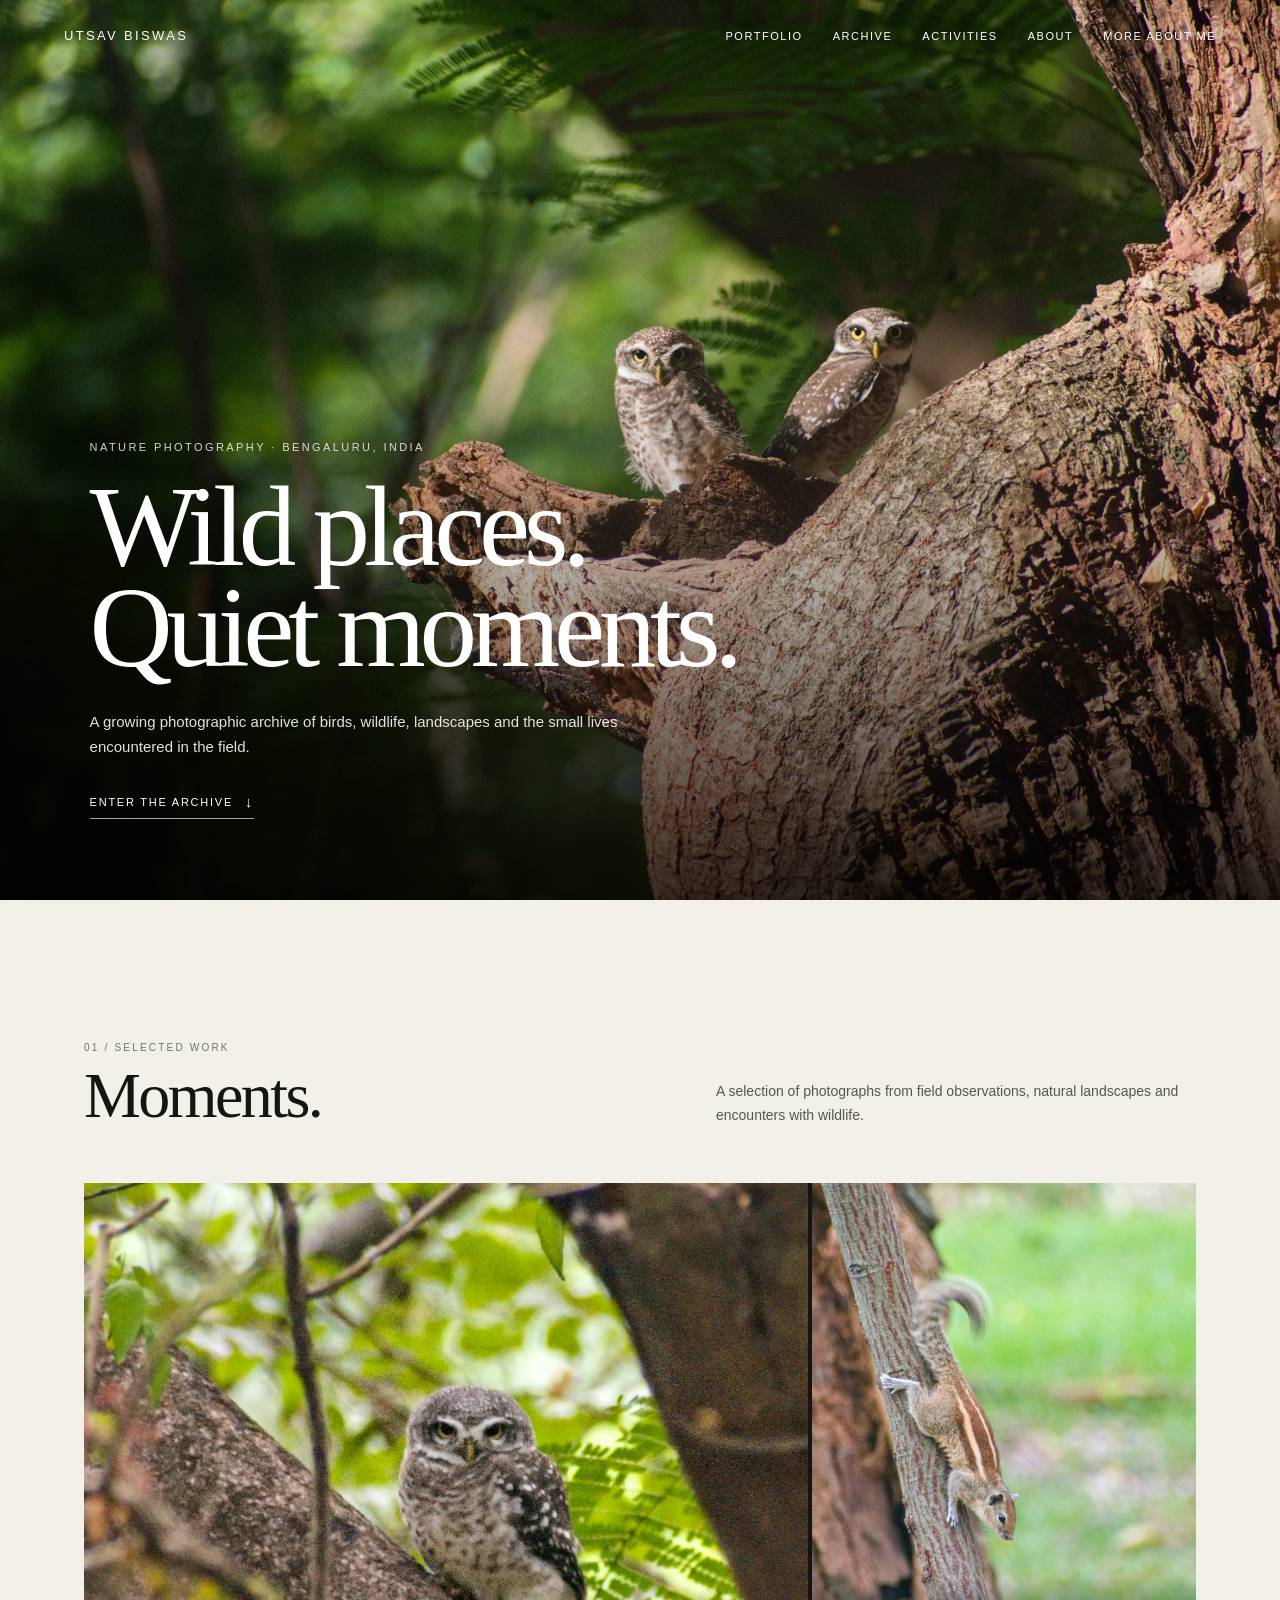
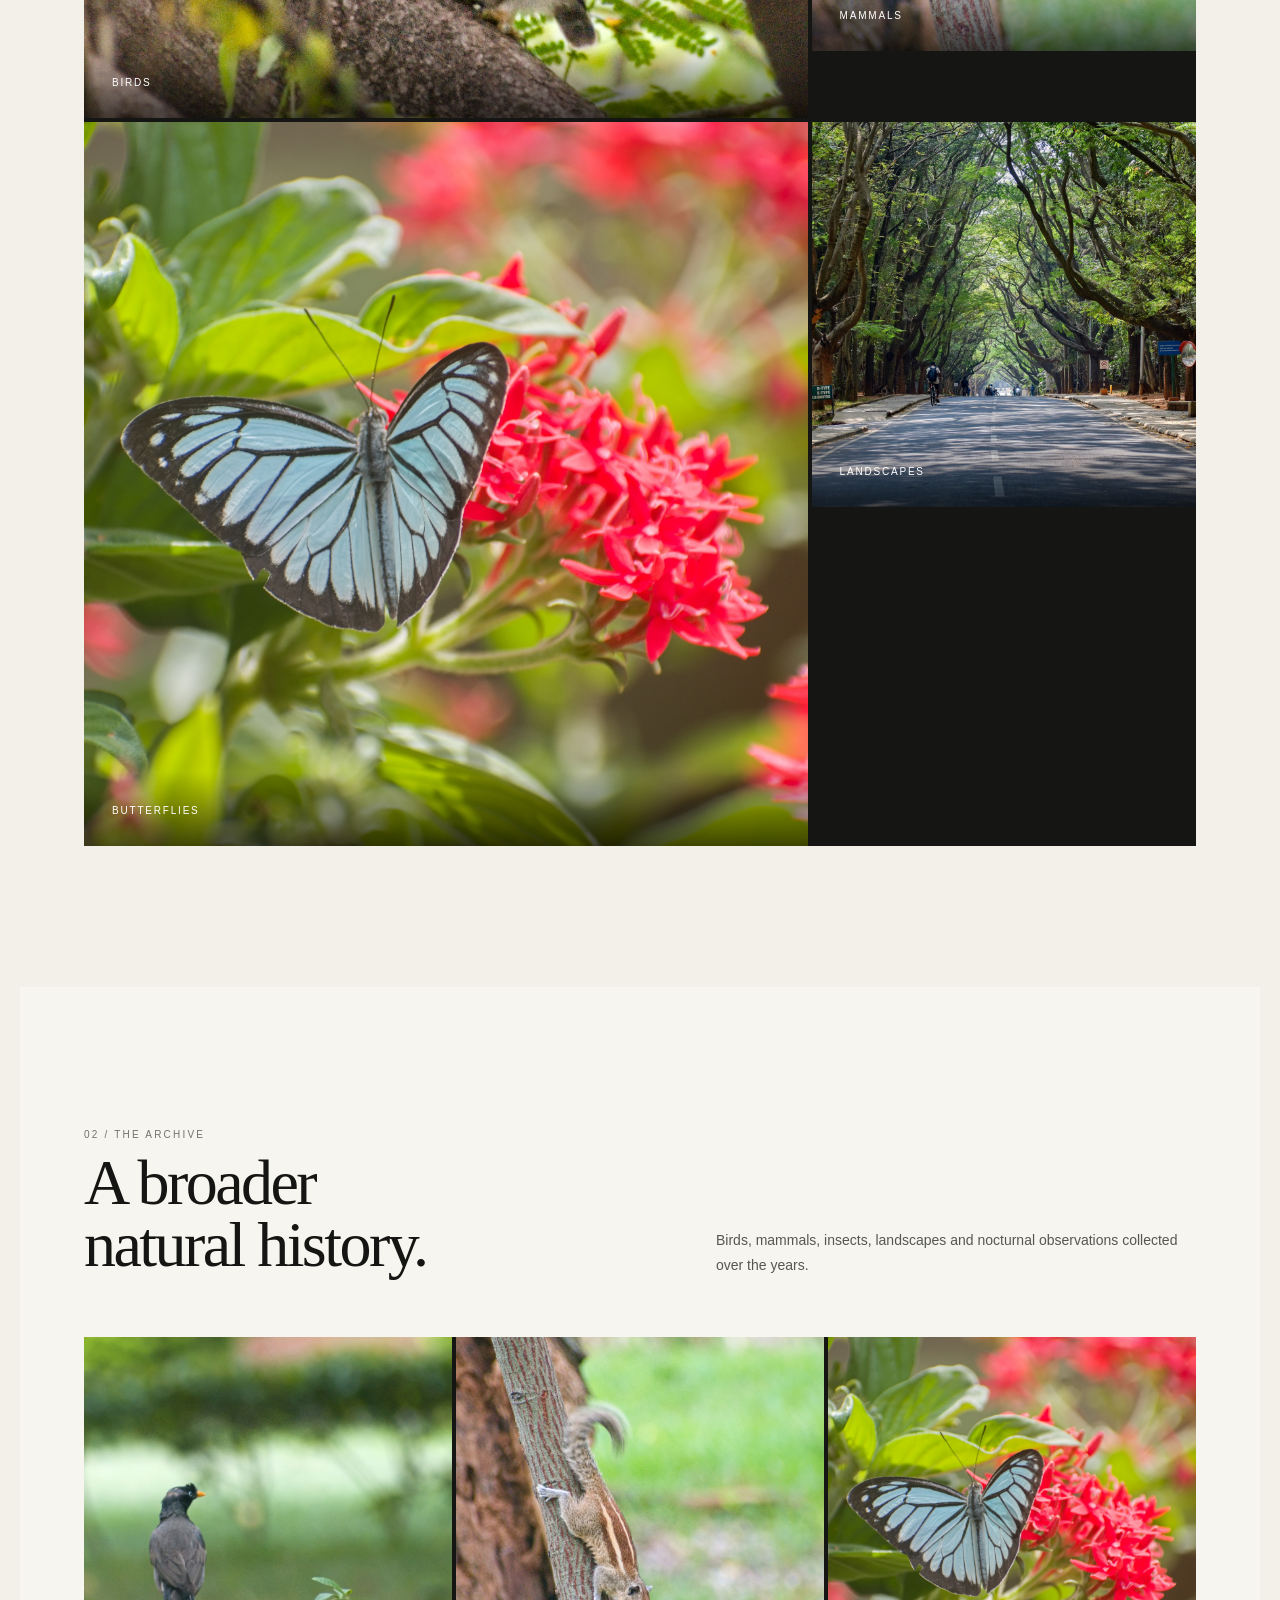
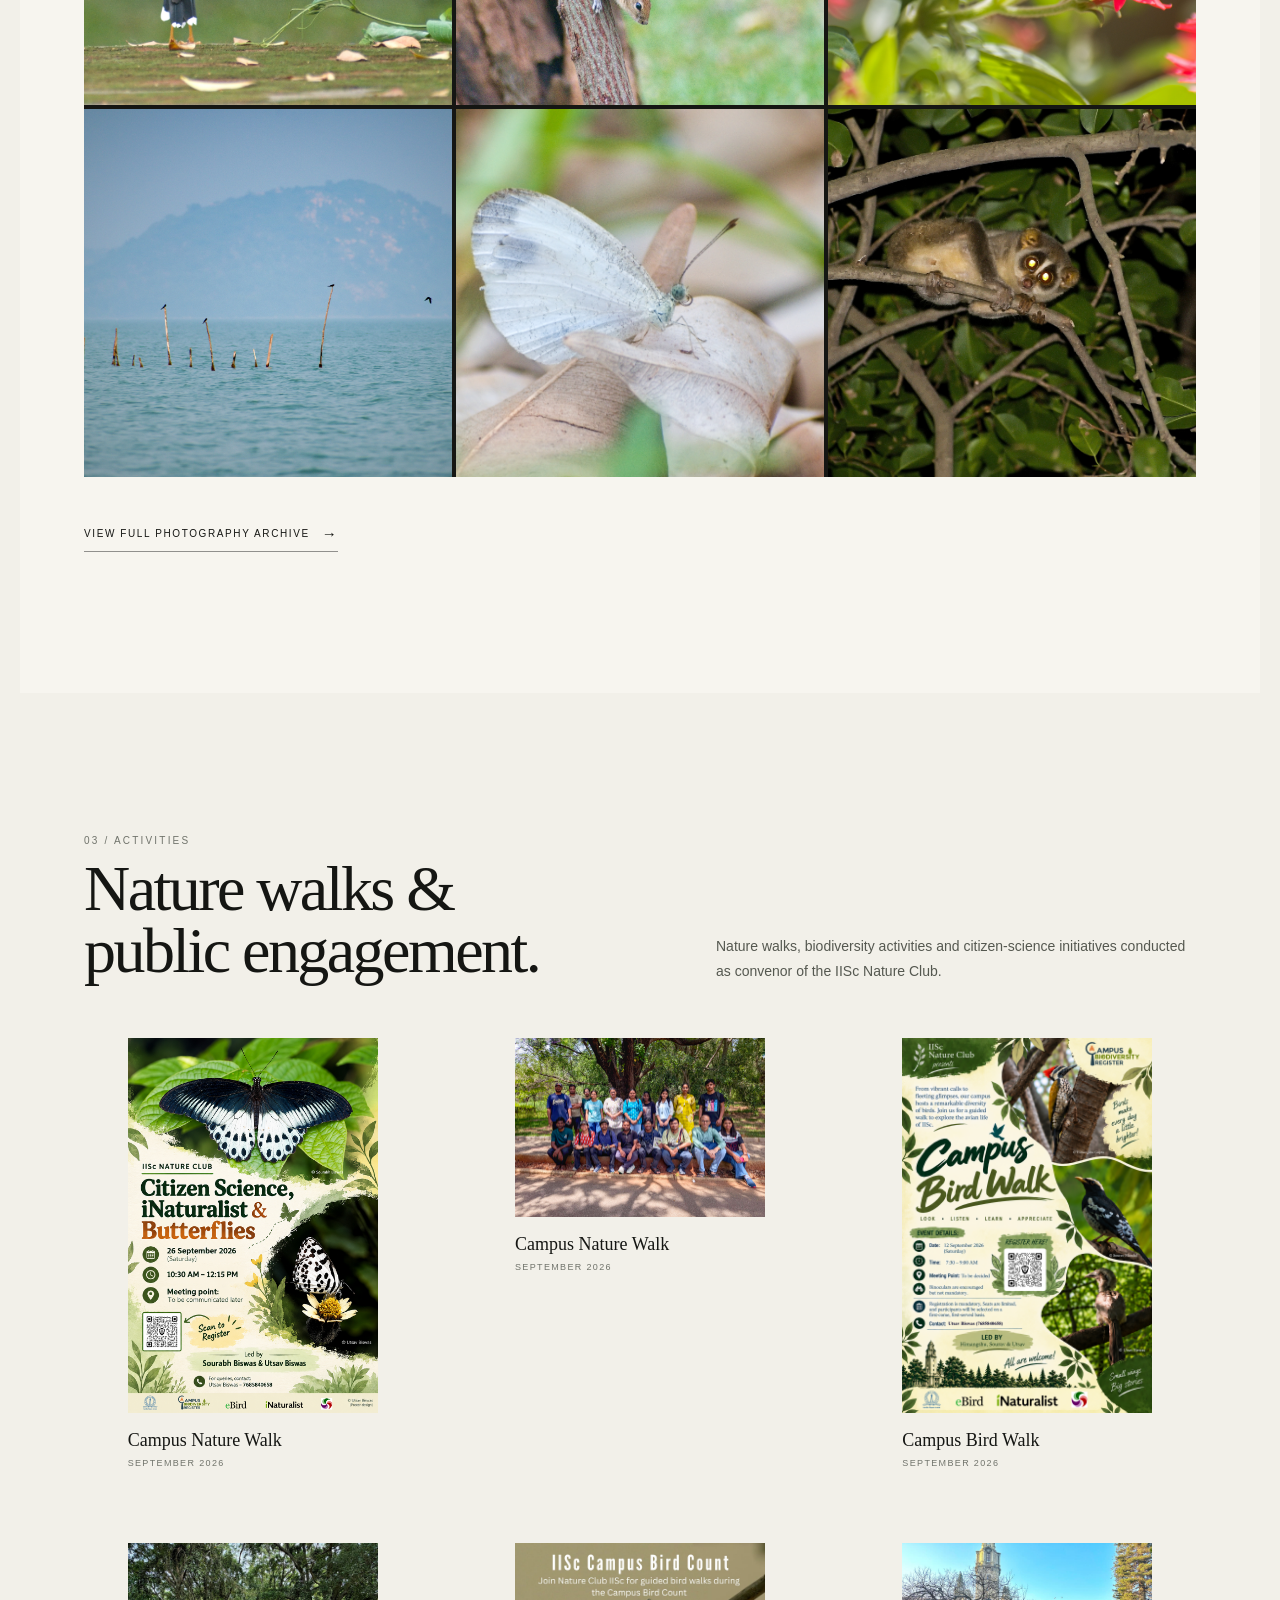
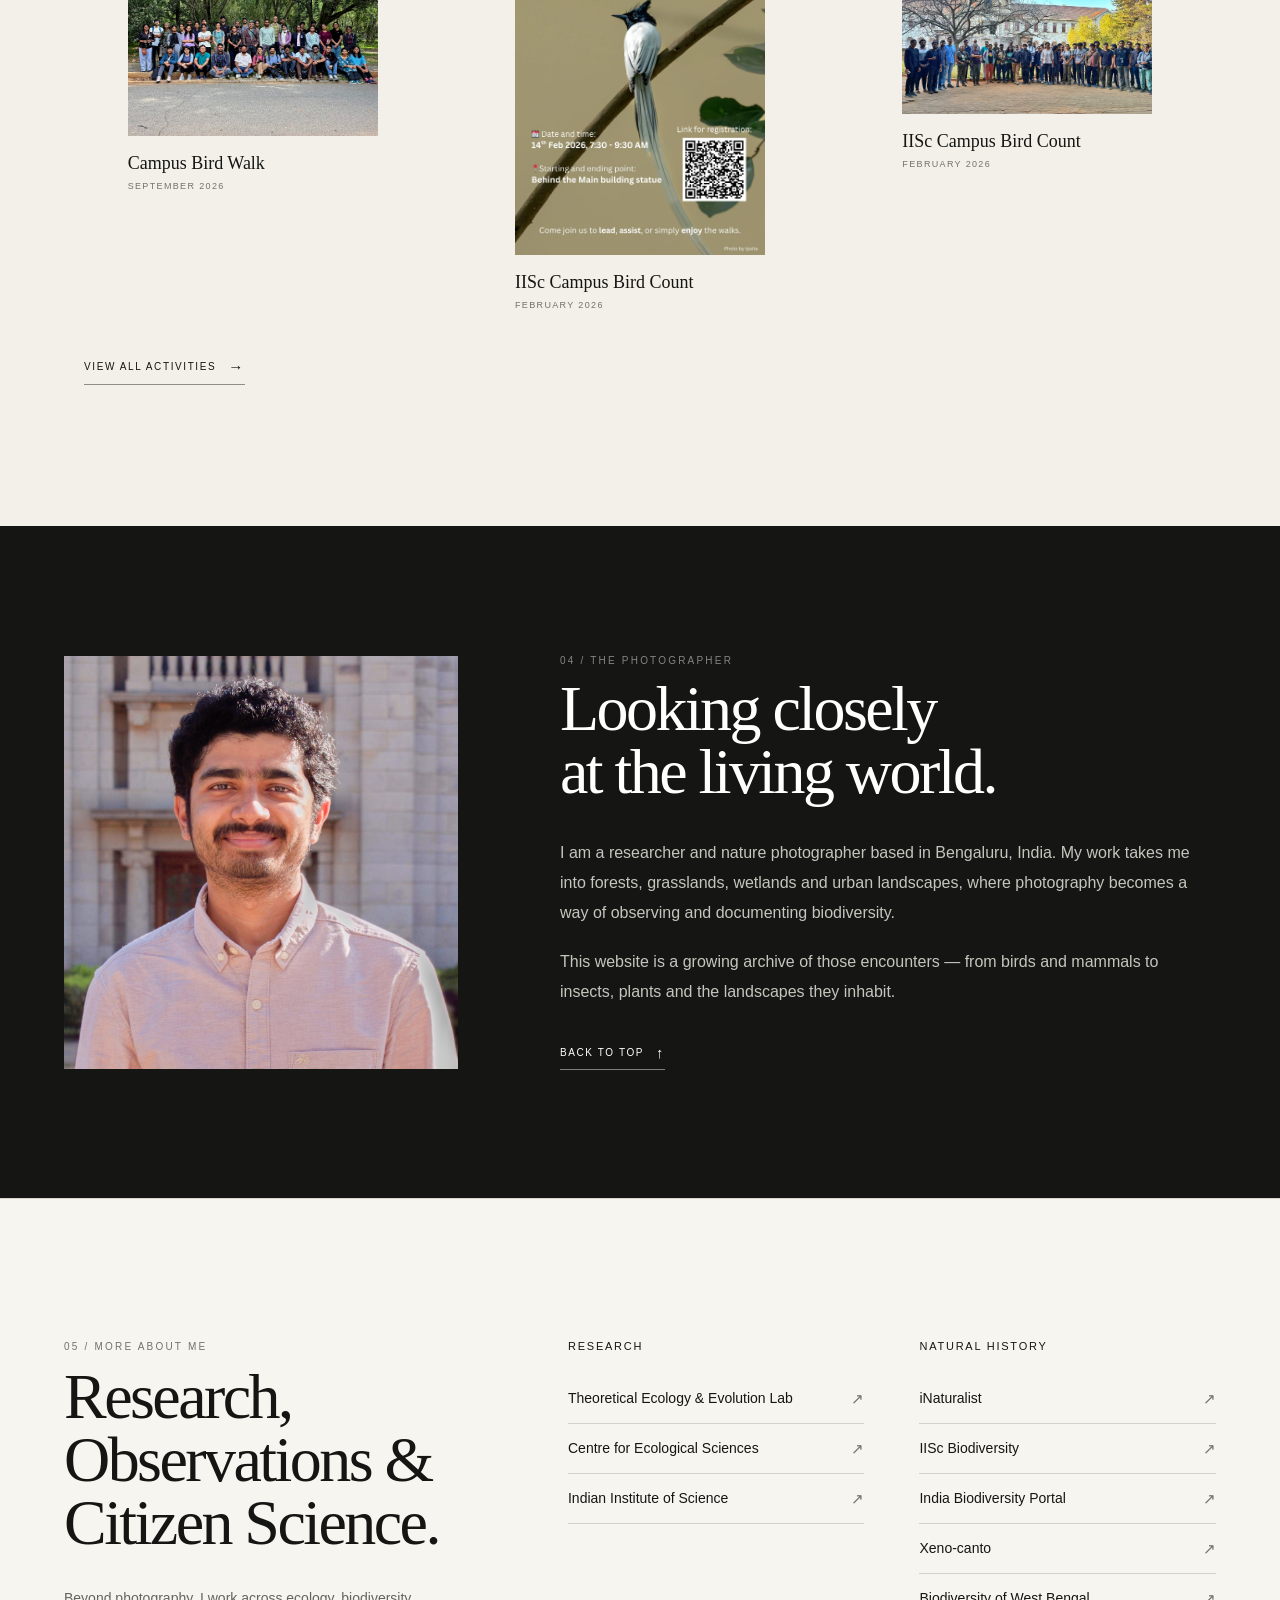
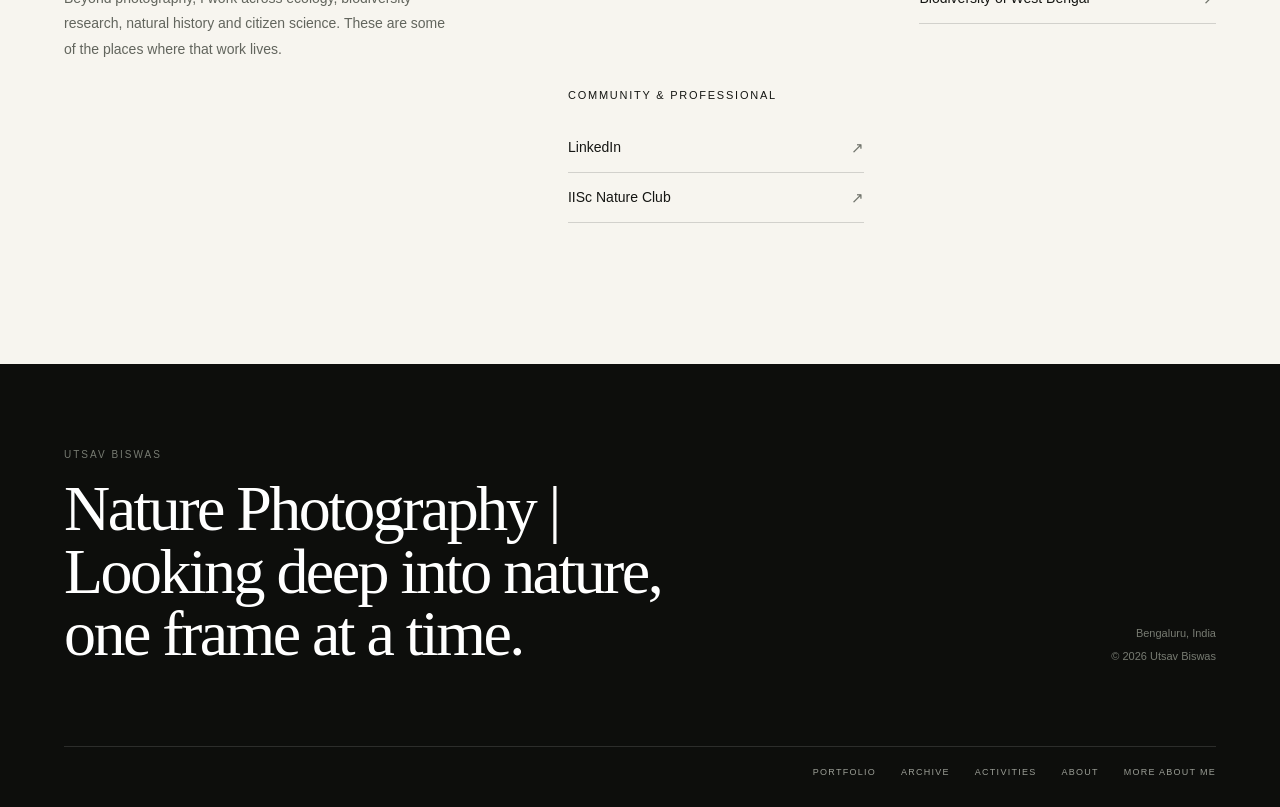
<file: index.html>
<!DOCTYPE html>
<html lang="en">
<head>
  <meta charset="UTF-8">

  <meta
    name="viewport"
    content="width=device-width, initial-scale=1.0"
  >

  <meta
    name="description"
    content="Utsav Biswas — nature photography from Bengaluru, India. Birds, wildlife, landscapes, insects and field activities."
  >

  <title>Utsav Biswas — Nature Photography</title>

  <link rel="stylesheet" href="css/style.css">
</head>

<body>

  <!-- =========================================================
       NAVIGATION
       ========================================================= -->

  <header class="site-header">

    <nav class="site-nav">

      <a href="#top" class="brand">
        Utsav Biswas
      </a>

      <div class="nav-links">
        <a href="#portfolio">Portfolio</a>
        <a href="#archive">Archive</a>
        <a href="#activities">Activities</a>
        <a href="#about">About</a>
        <a href="#more-about">More about me</a>
      </div>

    </nav>

  </header>


  <main id="top">


    <!-- =======================================================
         HERO
         ======================================================= -->

    <section class="hero">

      <div
        class="hero-image"
        aria-hidden="true"
      ></div>

      <div
        class="hero-overlay"
        aria-hidden="true"
      ></div>

      <div class="hero-content">

        <p class="eyebrow">
          Nature photography · Bengaluru, India
        </p>

        <h1>
          Wild places.<br>
          Quiet moments.
        </h1>

        <p class="hero-description">
          A growing photographic archive of birds, wildlife,
          landscapes and the small lives encountered in the field.
        </p>

        <a
          href="#portfolio"
          class="hero-link"
        >
          Enter the archive
          <span>↓</span>
        </a>

      </div>

    </section>


    <!-- =======================================================
         01 / SELECTED WORK
         ======================================================= -->

    <section
      class="section selected-section"
      id="portfolio"
    >

      <div class="section-heading">

        <div>

          <p class="section-kicker">
            01 / Selected work
          </p>

          <h2>
            Moments.<br>
          </h2>

        </div>

        <p class="section-intro">
          A selection of photographs from field observations,
          natural landscapes and encounters with wildlife.
        </p>

      </div>


      <!--
        These photographs are selected MANUALLY in
        data/photos.js by setting featured: true.

        The homepage displays up to 8 featured photographs.
        Featured photographs remain in their normal category
        archive as well.
      -->

      <div class="selected-grid" id="selected-work-grid"></div>

    </section>


    <!-- =======================================================
         02 / THE ARCHIVE
         ======================================================= -->

    <section
      class="section archive-section"
      id="archive"
    >

      <div class="section-heading archive-heading">

        <div>

          <p class="section-kicker">
            02 / The archive
          </p>

          <h2>
            A broader<br>
            natural history.
          </h2>

        </div>

        <p class="section-intro">
          Birds, mammals, insects, landscapes and nocturnal
          observations collected over the years.
        </p>

      </div>


      <div class="archive-grid">


        <!-- Birds -->

        <a
          class="archive-card"
          href="portfolio.html?category=Birds"
        >

          <img
            src="images/portfolio/birds-02.jpg"
            alt="Bird photograph"
            loading="lazy"
          >

          <span class="archive-card-caption">

            <span class="archive-number">
              01
            </span>

            <span class="archive-title">
              Birds
            </span>

          </span>

        </a>


        <!-- Mammals -->

        <a
          class="archive-card"
          href="portfolio.html?category=Mammals"
        >

          <img
            src="images/portfolio/mammals-01.jpg"
            alt="Mammal photograph"
            loading="lazy"
          >

          <span class="archive-card-caption">

            <span class="archive-number">
              02
            </span>

            <span class="archive-title">
              Mammals
            </span>

          </span>

        </a>


        <!-- Butterflies -->

        <a
          class="archive-card"
          href="portfolio.html?category=Butterflies"
        >

          <img
            src="images/portfolio/butterflies/butterflies-01.jpg"
            alt="Butterfly photograph"
            loading="lazy"
          >

          <span class="archive-card-caption">

            <span class="archive-number">
              03
            </span>

            <span class="archive-title">
              Butterflies
            </span>

          </span>

        </a>


        <!-- Landscapes -->

        <a
          class="archive-card"
          href="portfolio.html?category=Landscapes"
        >

          <img
            src="images/portfolio/landscapes-02.jpg"
            alt="Landscape photograph"
            loading="lazy"
          >

          <span class="archive-card-caption">

            <span class="archive-number">
              04
            </span>

            <span class="archive-title">
              Landscapes
            </span>

          </span>

        </a>


        <!-- Macro -->

        <a
          class="archive-card"
          href="portfolio.html?category=Macro"
        >

          <img
            src="images/portfolio/macro-01.jpg"
            alt="Macro nature photograph"
            loading="lazy"
          >

          <span class="archive-card-caption">

            <span class="archive-number">
              05
            </span>

            <span class="archive-title">
              Macro
            </span>

          </span>

        </a>


        <!-- Night -->

        <a
          class="archive-card"
          href="portfolio.html?category=Night"
        >

          <img
            src="images/portfolio/night-01.jpg"
            alt="Night nature photograph"
            loading="lazy"
          >

          <span class="archive-card-caption">

            <span class="archive-number">
              06
            </span>

            <span class="archive-title">
              After dark
            </span>

          </span>

        </a>


      </div>

      <a
        href="portfolio.html"
        class="archive-more-link"
      >
        View full photography archive
        <span>→</span>
      </a>

    </section>


    <!-- =======================================================
         03 / ACTIVITIES
         ======================================================= -->

    <section
      class="section activities-section"
      id="activities"
    >

      <div class="section-heading">

        <div>

          <p class="section-kicker">
            03 / Activities
          </p>

          <h2>
            Nature walks &amp;<br>
            public engagement.
          </h2>

        </div>

        <p class="section-intro">
          Nature walks, biodiversity activities and citizen-science
          initiatives conducted as convenor of the IISc Nature Club.
        </p>

      </div>


      <!--
        The homepage shows the activities marked featured: true
        in data/activities.js, up to a maximum of 6.
        The complete collection lives in activities.html.
      -->

      <div class="activities-grid" id="activities-grid"></div>

      <a
        href="activities.html"
        class="archive-more-link"
      >
        View all activities
        <span>→</span>
      </a>

    </section>


    <!-- =======================================================
         04 / THE PHOTOGRAPHER
         ======================================================= -->

    <section
      class="about-section"
      id="about"
    >

      <div class="about-inner">


        <div class="about-image">

          <img
            src="images/about.jpg"
            alt="Utsav Biswas in the field"
            loading="lazy"
          >

        </div>


        <div class="about-content">

          <p class="section-kicker">
            04 / The photographer
          </p>

          <h2>
            Looking closely<br>
            at the living world.
          </h2>

          <p class="about-text">
            I am a researcher and nature photographer based in
            Bengaluru, India. My work takes me into forests,
            grasslands, wetlands and urban landscapes, where
            photography becomes a way of observing and documenting
            biodiversity.
          </p>

          <p class="about-text">
            This website is a growing archive of those encounters —
            from birds and mammals to insects, plants and the
            landscapes they inhabit.
          </p>

          <a
            href="#top"
            class="about-link"
          >
            Back to top
            <span>↑</span>
          </a>

        </div>


      </div>

    </section>


    <!-- =======================================================
         05 / MORE ABOUT ME
         ======================================================= -->

    <section
      class="more-about-section"
      id="more-about"
    >

      <div class="more-about-inner">


        <!-- ===================================================
             INTRODUCTION
             =================================================== -->

        <div class="more-about-heading">

          <p class="section-kicker">
            05 / More about me
          </p>

          <h2>
            Research,<br>
            Observations &amp;<br>
            Citizen Science.
          </h2>

          <p class="more-about-intro">
            Beyond photography, I work across ecology, biodiversity
            research, natural history and citizen science.
            These are some of the places where that work lives.
          </p>

        </div>


        <!-- ===================================================
             LINKS
             =================================================== -->

        <div class="more-about-links">


          <!-- =================================================
               RESEARCH
               ================================================= -->

          <div class="more-about-group">

            <h3>
              Research
            </h3>


            <a
              href="https://teelabiisc.wordpress.com/"
              class="external-link"
              target="_blank"
              rel="noopener noreferrer"
            >

              <span>
                Theoretical Ecology &amp; Evolution Lab
              </span>

              <span aria-hidden="true">
                ↗
              </span>

            </a>


            <a
              href="https://ces.iisc.ac.in/"
              class="external-link"
              target="_blank"
              rel="noopener noreferrer"
            >

              <span>
                Centre for Ecological Sciences
              </span>

              <span aria-hidden="true">
                ↗
              </span>

            </a>


            <a
              href="https://www.iisc.ac.in/"
              class="external-link"
              target="_blank"
              rel="noopener noreferrer"
            >

              <span>
                Indian Institute of Science
              </span>

              <span aria-hidden="true">
                ↗
              </span>

            </a>

          </div>


          <!-- =================================================
               NATURAL HISTORY
               ================================================= -->

          <div class="more-about-group">

            <h3>
              Natural history
            </h3>


            <a
              href="https://www.inaturalist.org/people/utsav_nature"
              class="external-link"
              target="_blank"
              rel="noopener noreferrer"
            >

              <span>
                iNaturalist
              </span>

              <span aria-hidden="true">
                ↗
              </span>

            </a>


            <a
              href="https://www.inaturalist.org/projects/iisc-biodiversity"
              class="external-link"
              target="_blank"
              rel="noopener noreferrer"
            >

              <span>
                IISc Biodiversity
              </span>

              <span aria-hidden="true">
                ↗
              </span>

            </a>


            <a
              href="https://indiabiodiversity.org/user/show/15616563"
              class="external-link"
              target="_blank"
              rel="noopener noreferrer"
            >

              <span>
                India Biodiversity Portal
              </span>

              <span aria-hidden="true">
                ↗
              </span>

            </a>


            <a
              href="https://xeno-canto.org/contributor/KPCTPTAURA"
              class="external-link"
              target="_blank"
              rel="noopener noreferrer"
            >

              <span>
                Xeno-canto
              </span>

              <span aria-hidden="true">
                ↗
              </span>

            </a>


            <a
              href="https://www.bengalbiodiversity.in/profile/utsavsub"
              class="external-link"
              target="_blank"
              rel="noopener noreferrer"
            >

              <span>
                Biodiversity of West Bengal
              </span>

              <span aria-hidden="true">
                ↗
              </span>

            </a>

          </div>


          <!-- =================================================
               COMMUNITY & PROFESSIONAL
               ================================================= -->

          <div class="more-about-group">

            <h3>
              Community &amp; professional
            </h3>


            <a
              href="https://www.linkedin.com/in/utsav-biswas-0872931a5/"
              class="external-link"
              target="_blank"
              rel="noopener noreferrer"
            >

              <span>
                LinkedIn
              </span>

              <span aria-hidden="true">
                ↗
              </span>

            </a>


            <a
              href="https://iiscnature.github.io/"
              class="external-link"
              target="_blank"
              rel="noopener noreferrer"
            >

              <span>
                IISc Nature Club
              </span>

              <span aria-hidden="true">
                ↗
              </span>

            </a>

          </div>


        </div>

      </div>

    </section>


  </main>


  <!-- =========================================================
       FOOTER
       ========================================================= -->

  <footer class="site-footer">

    <div class="footer-inner">


      <div class="footer-main">

        <p class="footer-kicker">
          Utsav Biswas
        </p>

        <h2>
          Nature Photography |<br>
          Looking deep into nature,<br>
          one frame at a time.
        </h2>

      </div>


      <div class="footer-side">

        <p>
          Bengaluru, India
        </p>

        <p>
          © 2026 Utsav Biswas
        </p>

      </div>


    </div>


    <div class="footer-bottom">

      <a href="#portfolio">
        Portfolio
      </a>

      <a href="#archive">
        Archive
      </a>

      <a href="#activities">
        Activities
      </a>

      <a href="#about">
        About
      </a>

      <a href="#more-about">
        More about me
      </a>

    </div>

  </footer>


  <script src="data/photos.js"></script>
  <script src="data/activities.js"></script>
  <script src="js/main.js"></script>

</body>
</html>
</file>
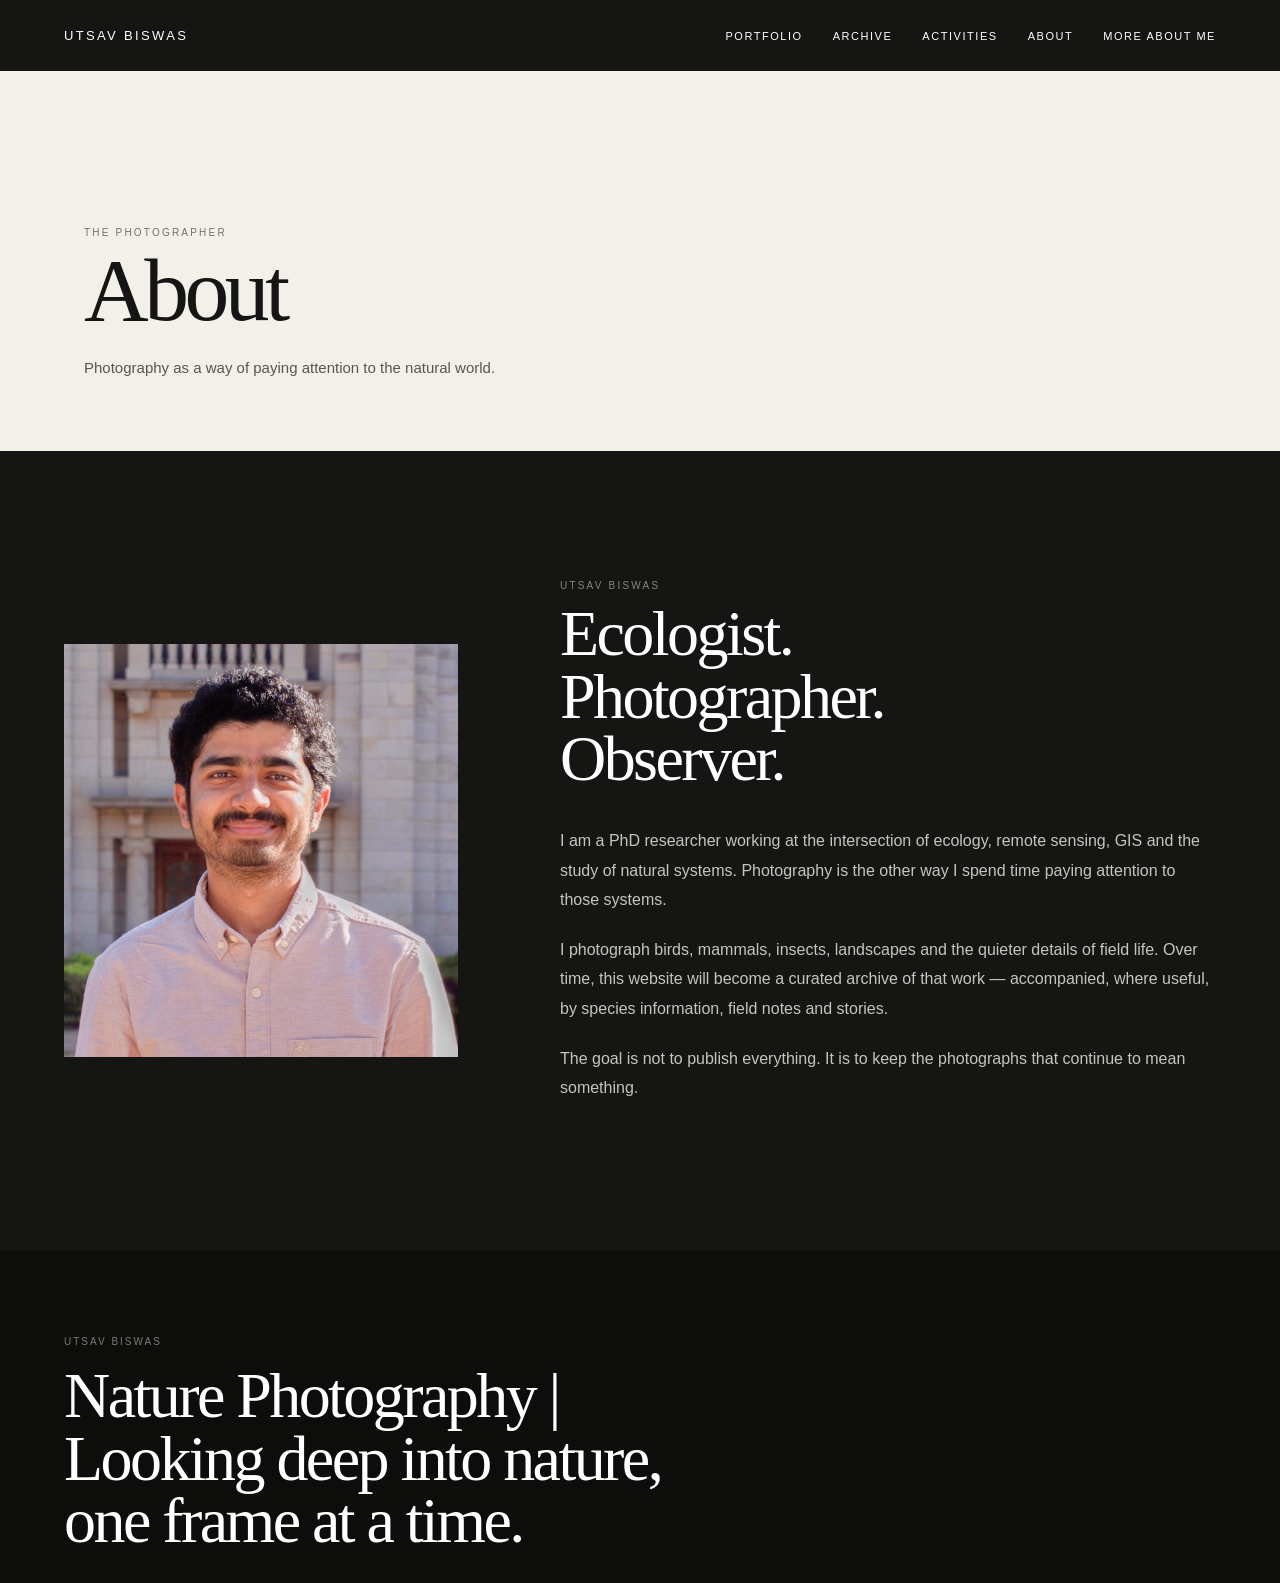
<file: about.html>
<!doctype html>
<html lang="en">

<head>

  <meta charset="UTF-8">

  <meta
    name="viewport"
    content="width=device-width,initial-scale=1"
  >

  <title>About — Utsav Biswas</title>

  <link
    rel="stylesheet"
    href="css/style.css"
  >

</head>


<body class="archive-page">


<header class="site-header">

  <nav class="site-nav">

    <a
      class="brand"
      href="index.html"
    >
      Utsav Biswas
    </a>

    <div class="nav-links">

      <a href="index.html#portfolio">
        Portfolio
      </a>

      <a href="index.html#archive">
        Archive
      </a>

      <a href="activities.html">
        Activities
      </a>

      <a href="index.html#about">
        About
      </a>

      <a href="index.html#more-about">
        More about me
      </a>

    </div>

  </nav>

</header>


<header class="archive-page-header">

  <div class="section-kicker">
    The photographer
  </div>

  <h1>
    About
  </h1>

  <p>
    Photography as a way of paying attention to the natural world.
  </p>

</header>


<main class="about-section">

  <div class="about-inner">


    <div class="about-image">

      <img
        src="images/about.jpg"
        alt="Utsav Biswas"
        loading="lazy"
      >

    </div>


    <div class="about-content">

      <div class="section-kicker">
        Utsav Biswas
      </div>

      <h2>
        Ecologist.<br>
        Photographer.<br>
        Observer.
      </h2>


      <p class="about-text">
        I am a PhD researcher working at the intersection of ecology, remote sensing, GIS and the study of natural systems. Photography is the other way I spend time paying attention to those systems.
      </p>


      <p class="about-text">
        I photograph birds, mammals, insects, landscapes and the quieter details of field life. Over time, this website will become a curated archive of that work — accompanied, where useful, by species information, field notes and stories.
      </p>


      <p class="about-text">
        The goal is not to publish everything. It is to keep the photographs that continue to mean something.
      </p>

    </div>

  </div>

</main>


<footer class="site-footer">

  <div class="footer-inner">

    <div class="footer-main">

      <p class="footer-kicker">
        Utsav Biswas
      </p>

      <h2>
        Nature Photography |<br>
        Looking deep into nature,<br>
        one frame at a time.
      </h2>

    </div>

  </div>

</footer>


</body>
</html>
</file>
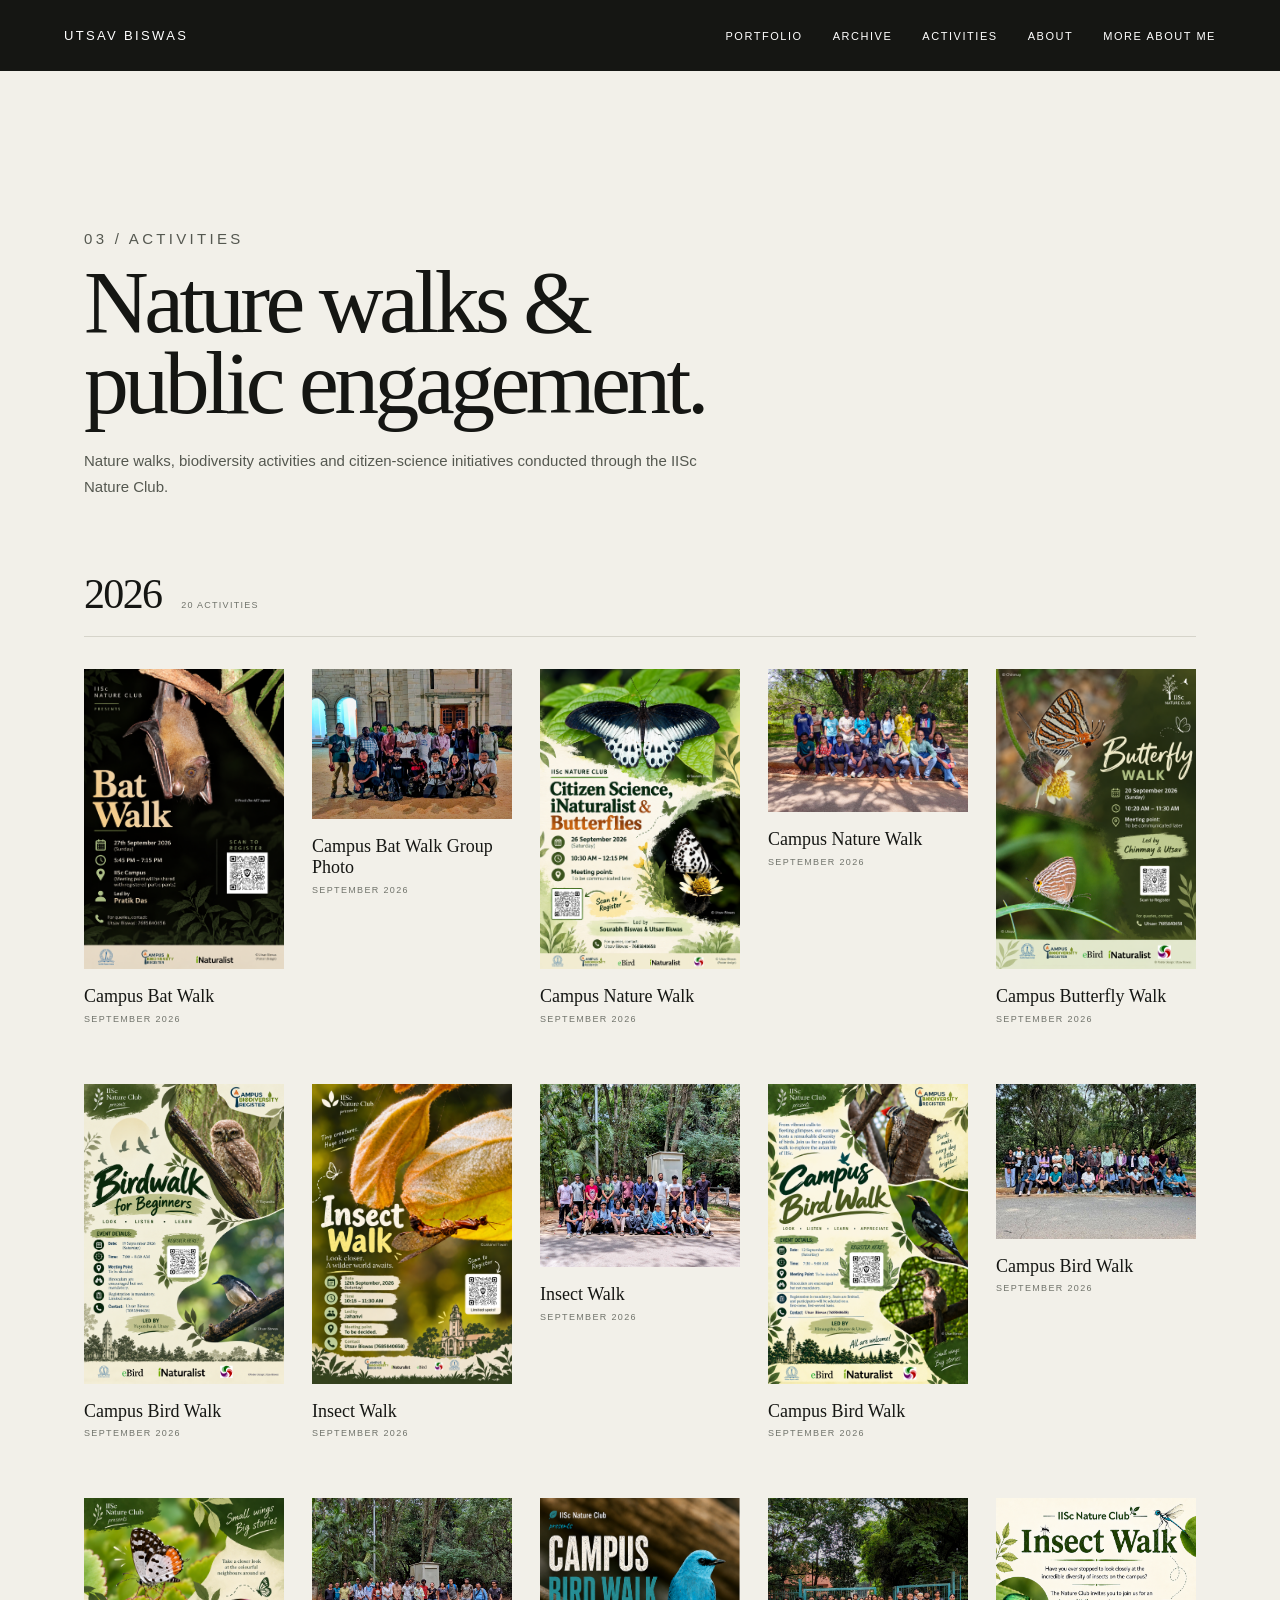
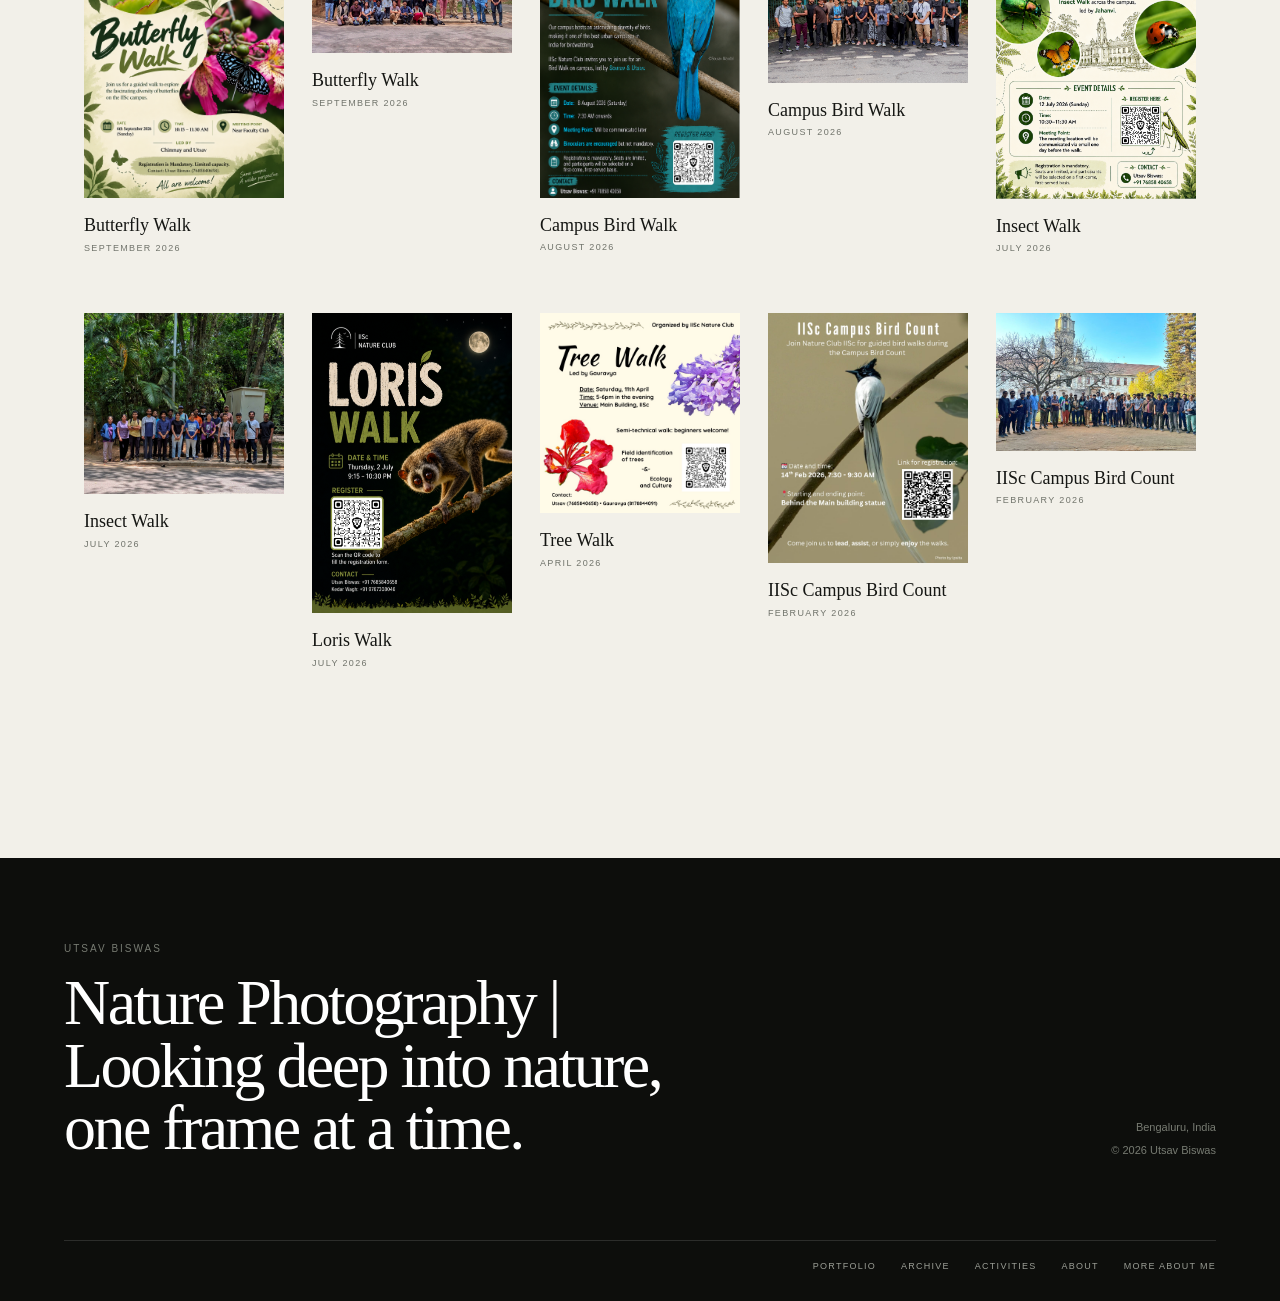
<file: activities.html>
<!DOCTYPE html>
<html lang="en">
<head>
  <meta charset="UTF-8">
  <meta name="viewport" content="width=device-width, initial-scale=1.0">

  <meta
    name="description"
    content="Utsav Biswas — nature walks, biodiversity activities and citizen-science initiatives conducted through the IISc Nature Club."
  >

  <title>Activities — Utsav Biswas</title>

  <link rel="stylesheet" href="css/style.css">
</head>

<body class="archive-page">

  <header class="site-header">

    <nav class="site-nav">

      <a href="index.html" class="brand">
        Utsav Biswas
      </a>

      <div class="nav-links">
        <a href="index.html#portfolio">Portfolio</a>
        <a href="index.html#archive">Archive</a>
        <a href="activities.html">Activities</a>
        <a href="index.html#about">About</a>
        <a href="index.html#more-about">More about me</a>
      </div>

    </nav>

  </header>


  <header class="archive-page-header">

    <p class="section-kicker">
      03 / Activities
    </p>

    <h1>
      Nature walks &amp;<br>
      public engagement.
    </h1>

    <p>
      Nature walks, biodiversity activities and citizen-science
      initiatives conducted through the IISc Nature Club.
    </p>

  </header>


  <main
    class="activities-page-grid"
    id="activities-archive"
  ></main>


  <footer class="site-footer">

    <div class="footer-inner">

      <div class="footer-main">

        <p class="footer-kicker">
          Utsav Biswas
        </p>

        <h2>
          Nature Photography |<br>
          Looking deep into nature,<br>
          one frame at a time.
        </h2>

      </div>

      <div class="footer-side">

        <p>
          Bengaluru, India
        </p>

        <p>
          © 2026 Utsav Biswas
        </p>

      </div>

    </div>

    <div class="footer-bottom">

      <a href="index.html#portfolio">Portfolio</a>
      <a href="index.html#archive">Archive</a>
      <a href="activities.html">Activities</a>
      <a href="index.html#about">About</a>
      <a href="index.html#more-about">More about me</a>

    </div>

  </footer>


  <script src="data/activities.js"></script>
  <script src="js/main.js"></script>

</body>
</html>
</file>
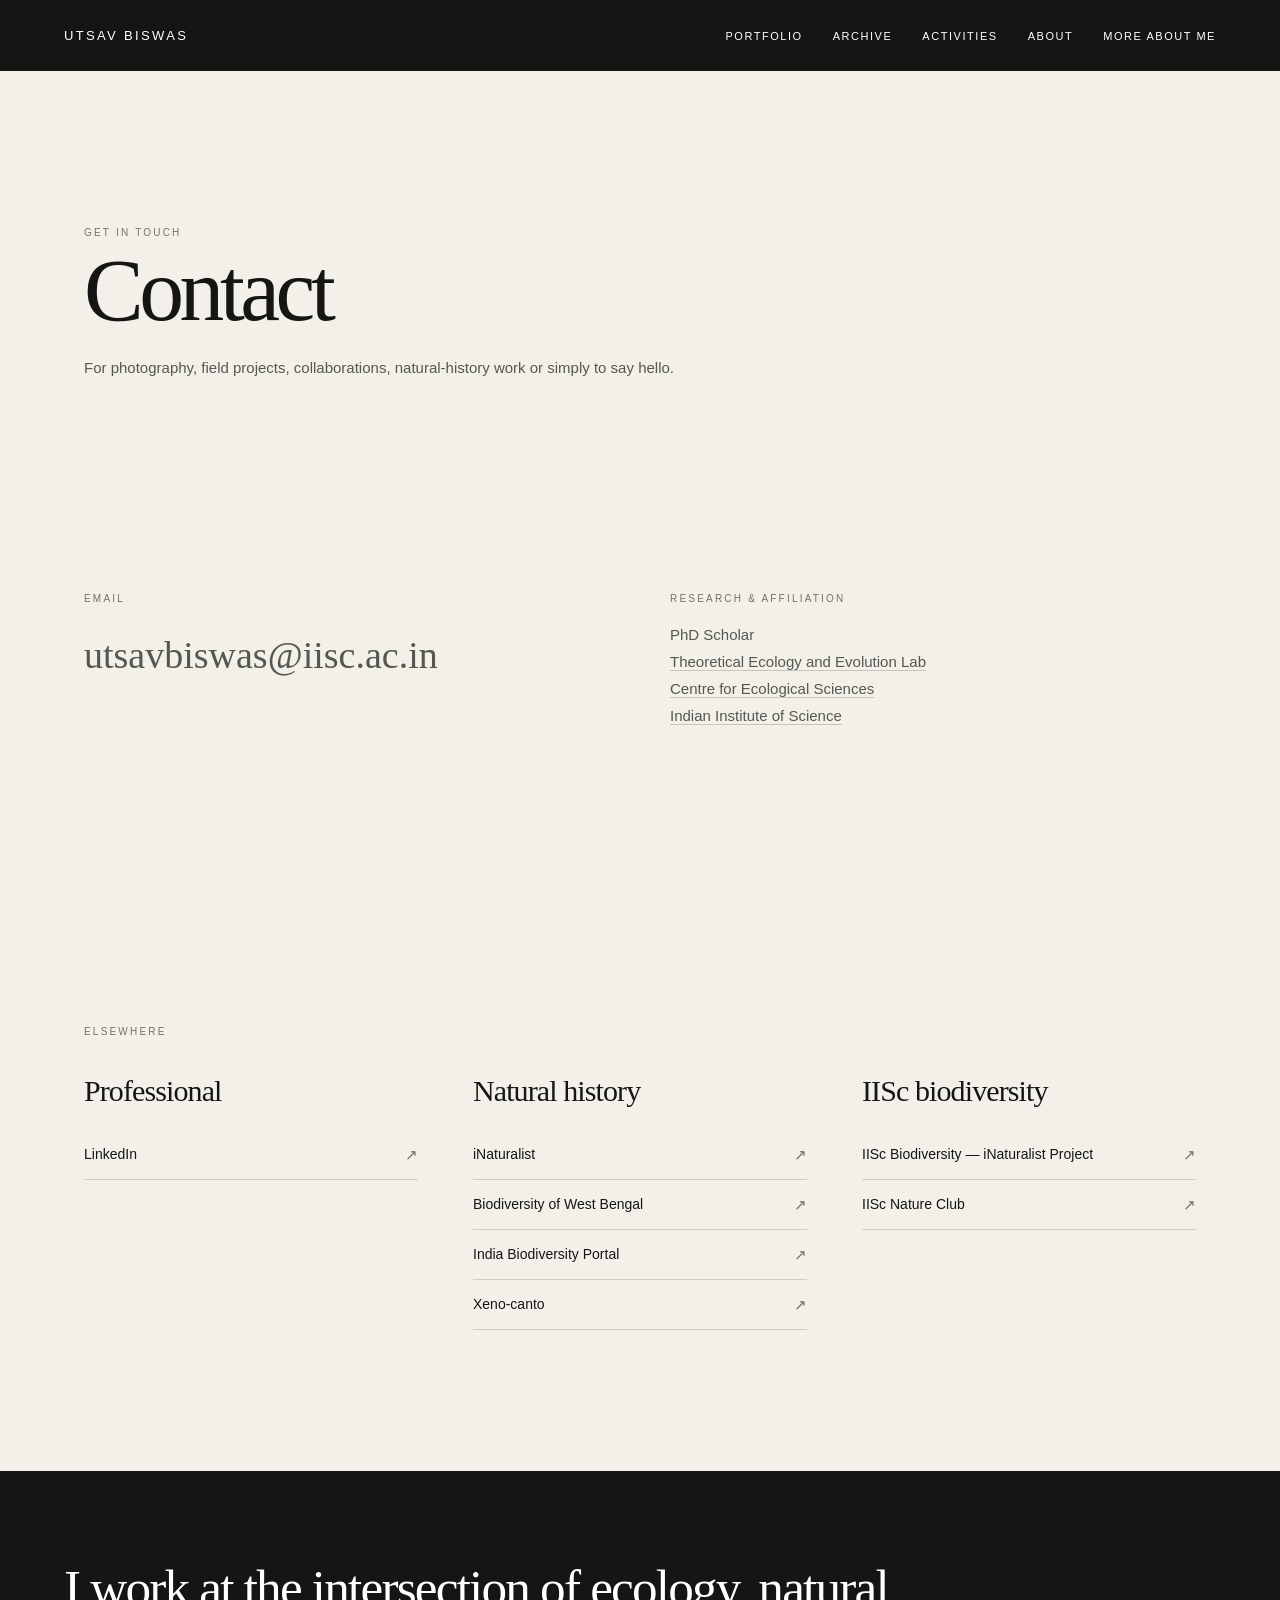
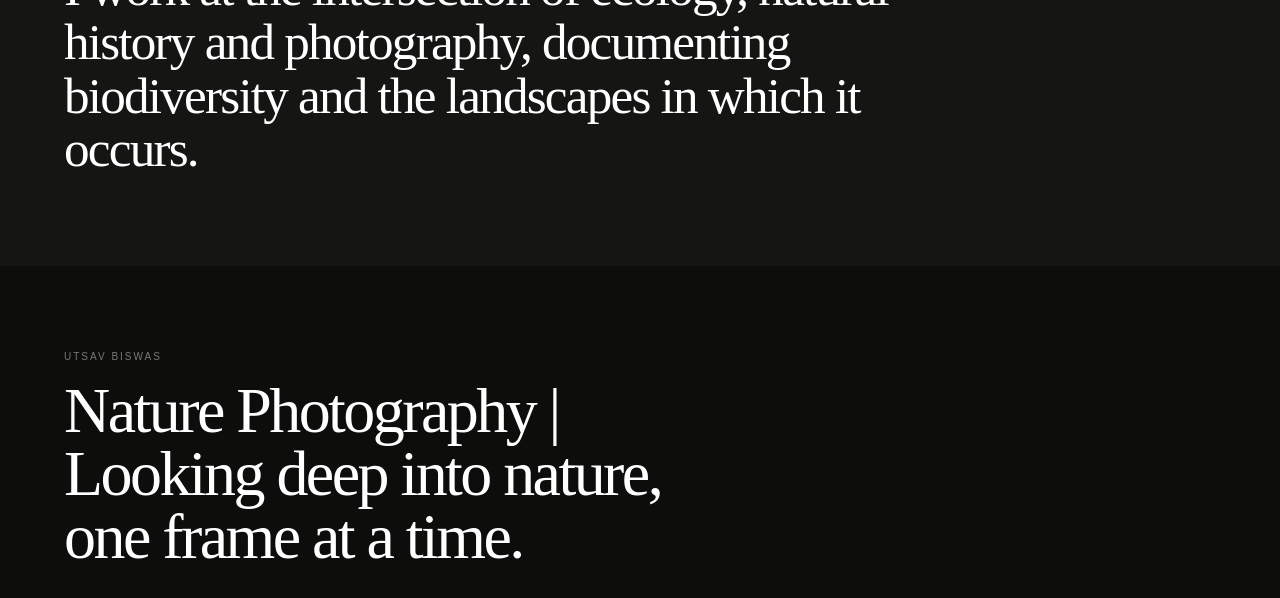
<file: contact.html>
<!doctype html>
<html lang="en">

<head>

<meta charset="utf-8">

<meta
  name="viewport"
  content="width=device-width,initial-scale=1"
>

<title>
  Contact — Utsav Biswas
</title>

<link
  rel="stylesheet"
  href="css/style.css"
>

</head>


<body class="archive-page">


<header class="site-header">

<nav class="site-nav">

<a
  class="brand"
  href="index.html"
>
  Utsav Biswas
</a>


<div class="nav-links">

<a href="index.html#portfolio">
  Portfolio
</a>

<a href="index.html#archive">
  Archive
</a>

<a href="activities.html">
  Activities
</a>

<a href="index.html#about">
  About
</a>

<a href="index.html#more-about">
  More about me
</a>

</div>

</nav>

</header>


<header class="archive-page-header">

<div class="section-kicker">
  Get in touch
</div>

<h1>
  Contact
</h1>

<p>
  For photography, field projects, collaborations,
  natural-history work or simply to say hello.
</p>

</header>


<main>


<!-- CONTACT / AFFILIATION -->

<section class="section contact-main">

<div class="contact-grid">


<!-- EMAIL -->

<div class="contact-block">

<div class="section-kicker">
  Email
</div>

<p>

<a
  class="contact-email"
  href="mailto:utsavbiswas@iisc.ac.in"
>
  utsavbiswas@iisc.ac.in
</a>

</p>

</div>


<!-- AFFILIATION -->

<div class="contact-block">

<div class="section-kicker">
  Research & affiliation
</div>

<p class="affiliation">

PhD Scholar<br>

<a
  href="https://teelabiisc.wordpress.com/"
  target="_blank"
  rel="noopener noreferrer"
>
  Theoretical Ecology and Evolution Lab
</a><br>

<a
  href="https://ces.iisc.ac.in/"
  target="_blank"
  rel="noopener noreferrer"
>
  Centre for Ecological Sciences
</a><br>

<a
  href="https://www.iisc.ac.in/"
  target="_blank"
  rel="noopener noreferrer"
>
  Indian Institute of Science
</a>

</p>

</div>

</div>

</section>



<!-- ELSEWHERE -->

<section class="section elsewhere-section">

<div class="section-kicker">
  Elsewhere
</div>


<div class="elsewhere-grid">


<!-- PROFESSIONAL -->

<div class="elsewhere-group">

<h2>
  Professional
</h2>

<a
  href="https://www.linkedin.com/in/utsav-biswas-0872931a5/"
  target="_blank"
  rel="noopener noreferrer"
  class="external-link"
>

LinkedIn

<span>
  ↗
</span>

</a>

</div>


<!-- NATURAL HISTORY -->

<div class="elsewhere-group">

<h2>
  Natural history
</h2>

<a
  href="https://www.inaturalist.org/people/utsav_nature"
  target="_blank"
  rel="noopener noreferrer"
  class="external-link"
>

iNaturalist

<span>
  ↗
</span>

</a>


<a
  href="https://www.bengalbiodiversity.in/profile/utsavsub"
  target="_blank"
  rel="noopener noreferrer"
  class="external-link"
>

Biodiversity of West Bengal

<span>
  ↗
</span>

</a>


<a
  href="https://indiabiodiversity.org/user/show/15616563"
  target="_blank"
  rel="noopener noreferrer"
  class="external-link"
>

India Biodiversity Portal

<span>
  ↗
</span>

</a>


<a
  href="https://xeno-canto.org/contributor/KPCTPTAURA"
  target="_blank"
  rel="noopener noreferrer"
  class="external-link"
>

Xeno-canto

<span>
  ↗
</span>

</a>

</div>


<!-- IISc INITIATIVES -->

<div class="elsewhere-group">

<h2>
  IISc biodiversity
</h2>


<a
  href="https://www.inaturalist.org/projects/iisc-biodiversity"
  target="_blank"
  rel="noopener noreferrer"
  class="external-link"
>

IISc Biodiversity — iNaturalist Project

<span>
  ↗
</span>

</a>


<a
  href="https://iiscnature.github.io/"
  target="_blank"
  rel="noopener noreferrer"
  class="external-link"
>

IISc Nature Club

<span>
  ↗
</span>

</a>

</div>


</div>

</section>



<!-- SHORT BIO -->

<section class="contact-statement">

<div class="contact-statement-inner">

<p>
I work at the intersection of ecology, natural history
and photography, documenting biodiversity and the
landscapes in which it occurs.
</p>

</div>

</section>


</main>



<footer class="site-footer">

<div class="footer-inner">

<div class="footer-main">

<p class="footer-kicker">
  Utsav Biswas
</p>

<h2>
  Nature Photography |<br>
  Looking deep into nature,<br>
  one frame at a time.
</h2>

</div>

</div>

</footer>


</body>
</html>
</file>
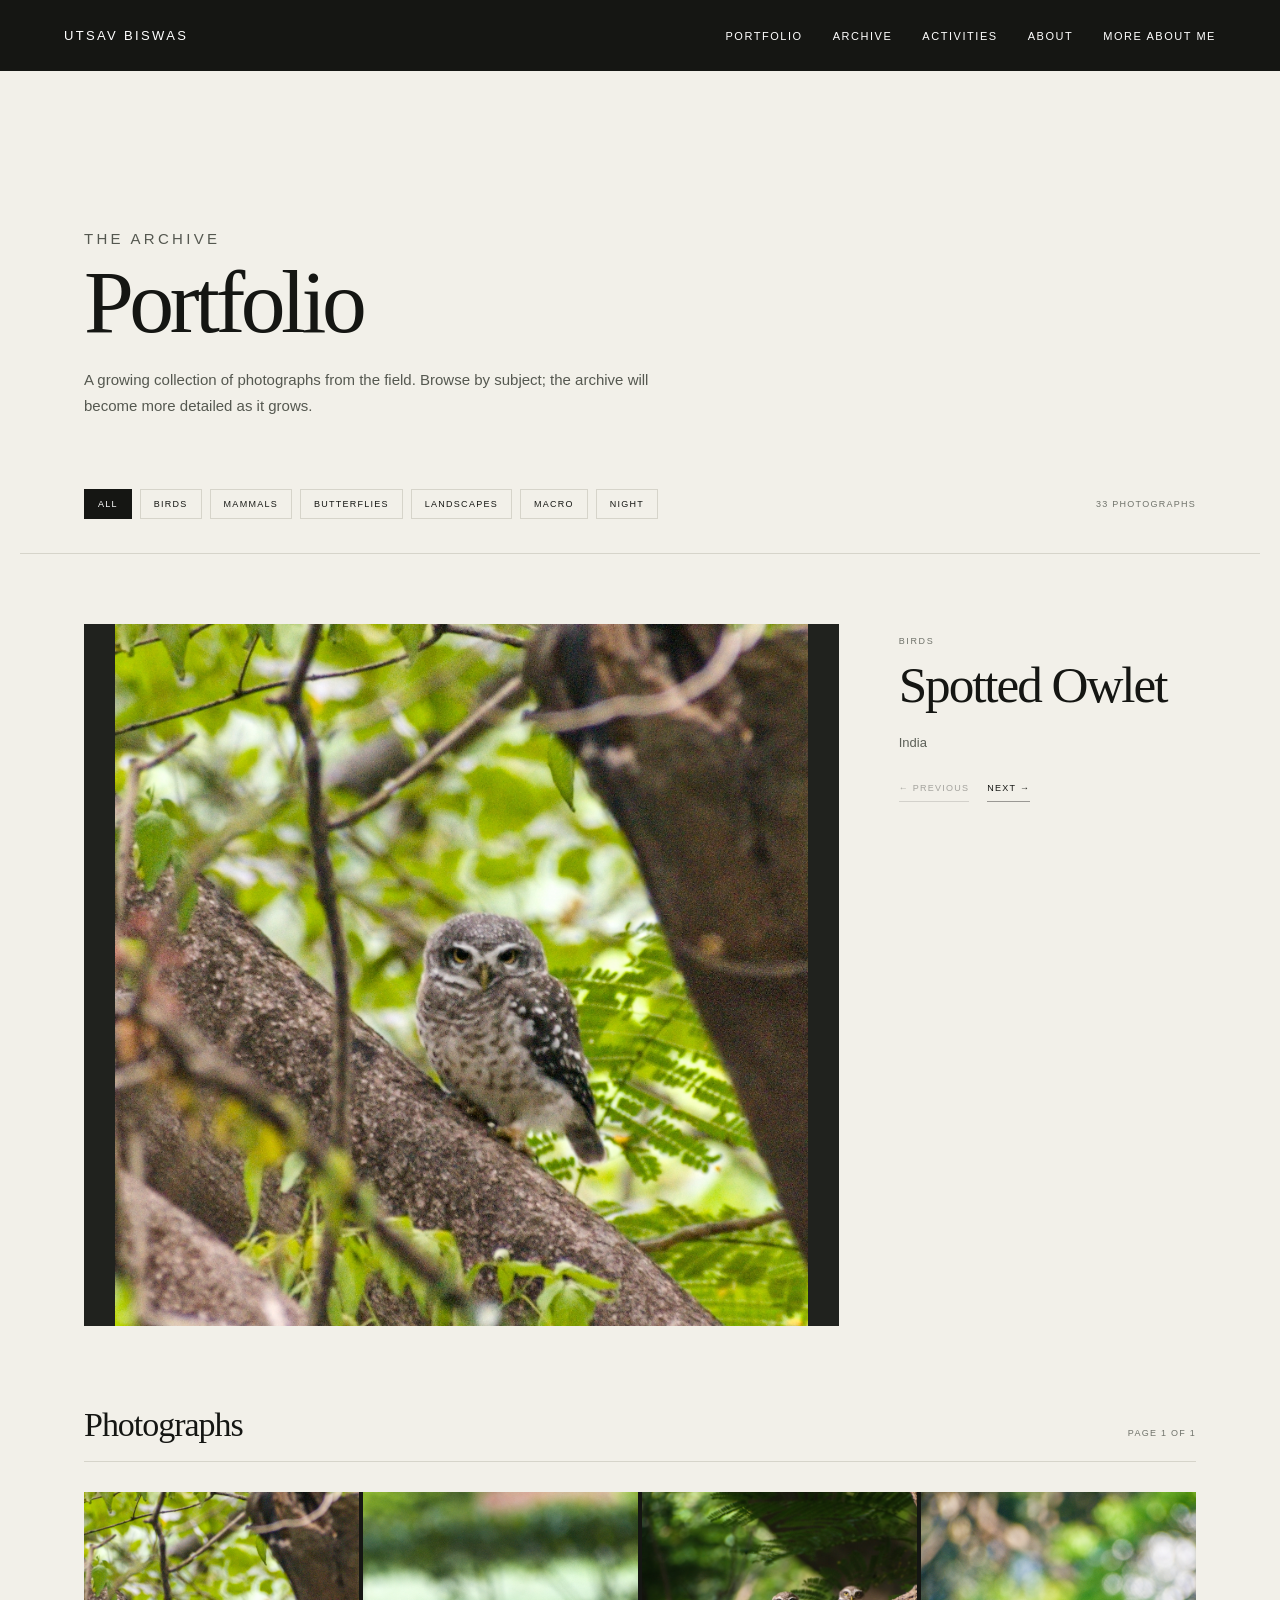
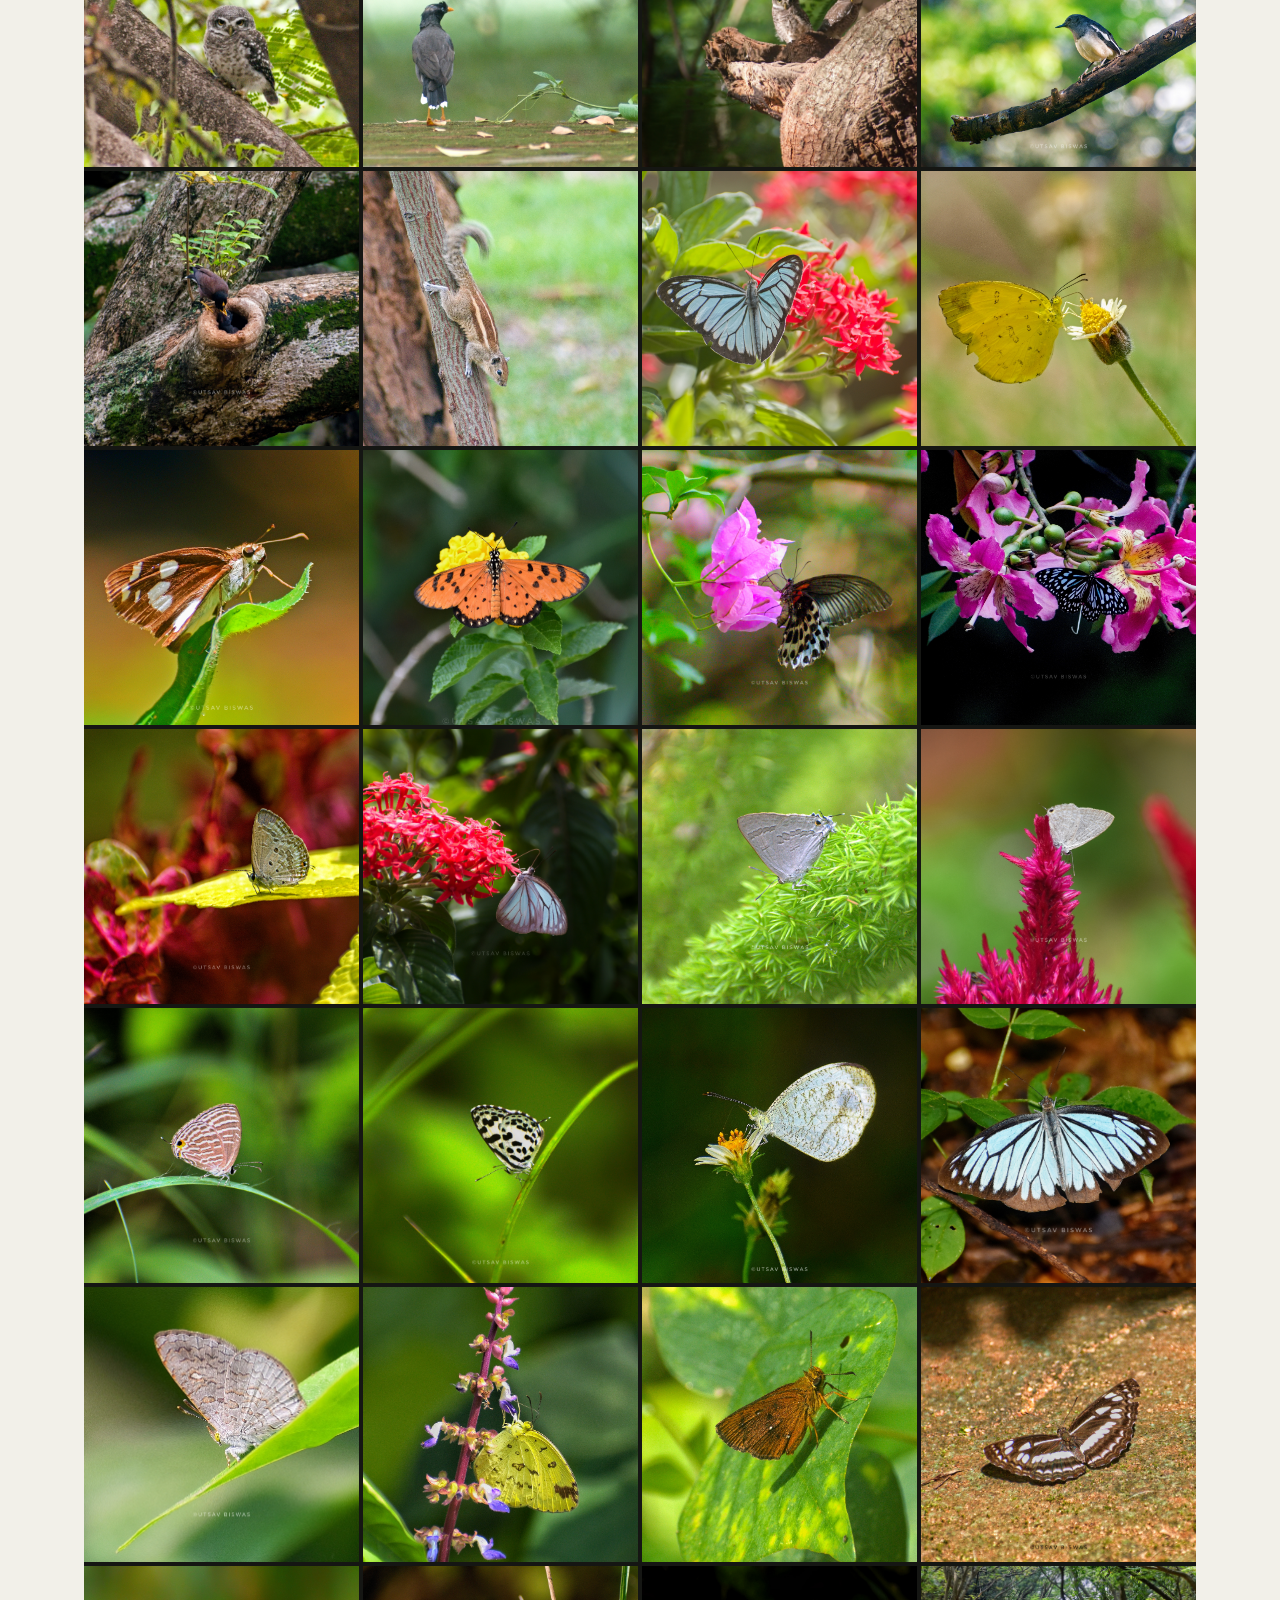
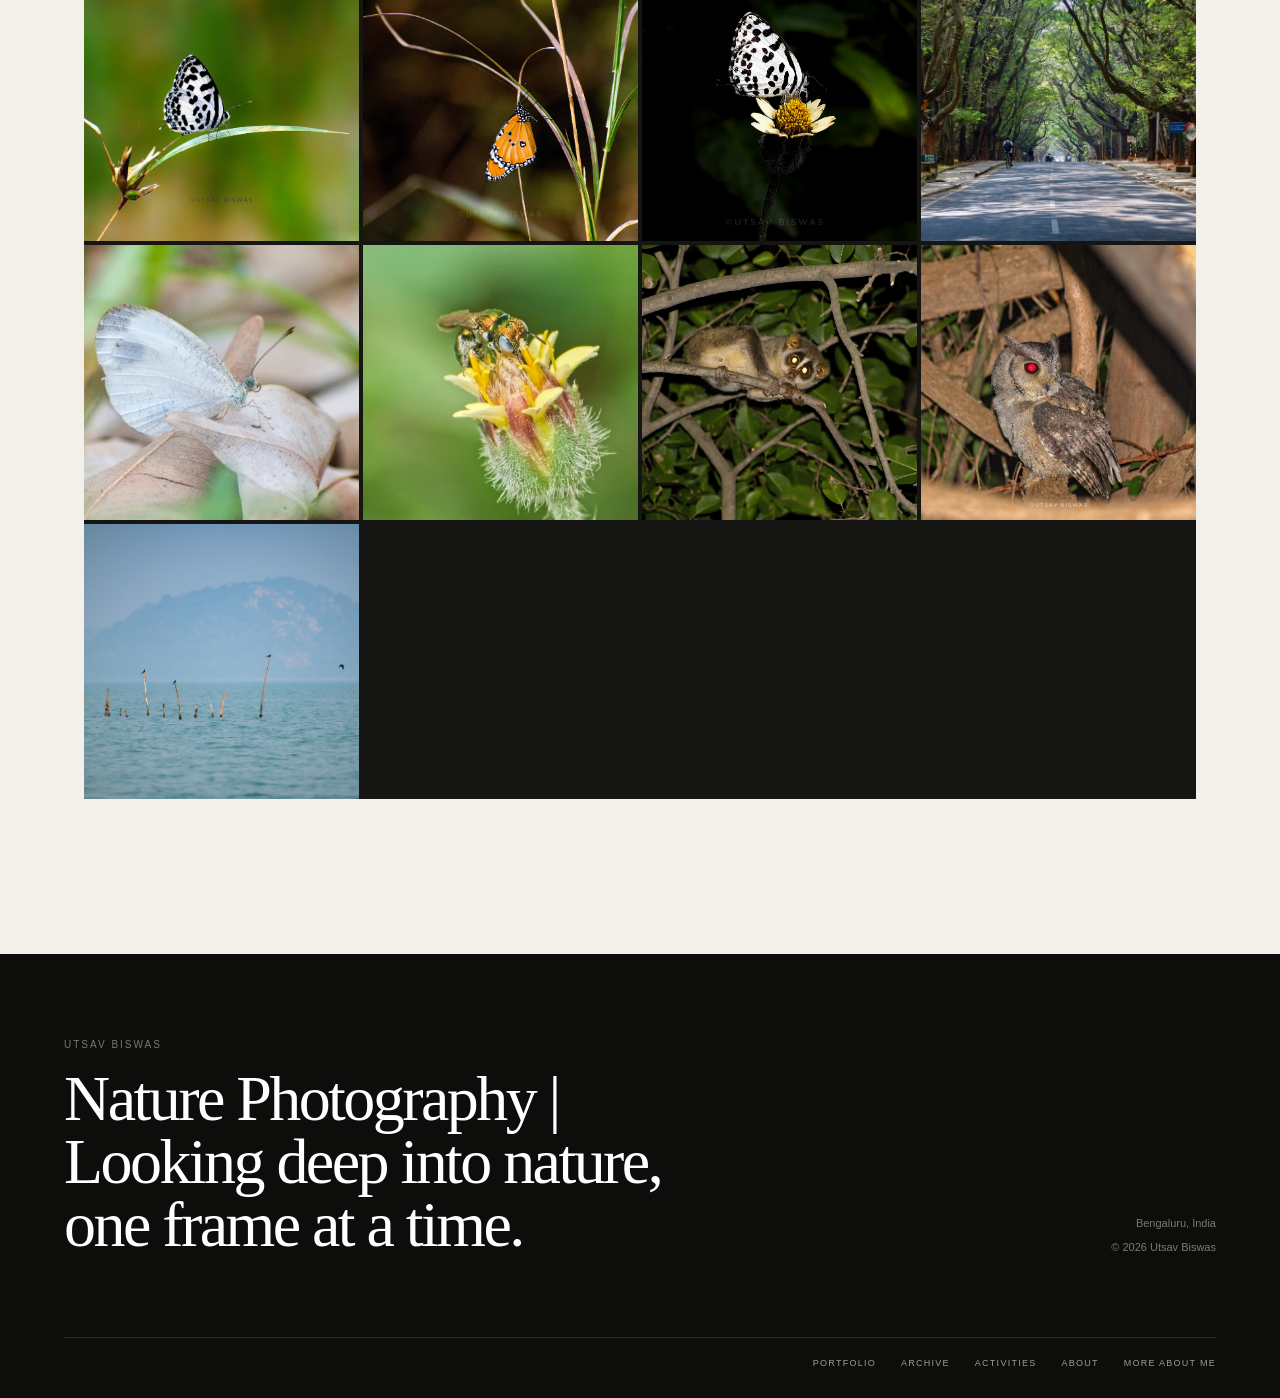
<file: portfolio.html>
<!DOCTYPE html>
<html lang="en">
<head>
  <meta charset="UTF-8">
  <meta name="viewport" content="width=device-width, initial-scale=1.0">

  <meta
    name="description"
    content="Utsav Biswas — nature photography archive. Browse birds, mammals, insects, landscapes, macro and nocturnal observations."
  >

  <title>Portfolio — Utsav Biswas</title>

  <link rel="stylesheet" href="css/style.css">
</head>

<body class="archive-page">

  <header class="site-header archive-site-header">

    <nav class="site-nav">

      <a href="index.html" class="brand">
        Utsav Biswas
      </a>

      <div class="nav-links">
        <a href="index.html#portfolio">Portfolio</a>
        <a href="index.html#archive">Archive</a>
        <a href="activities.html">Activities</a>
        <a href="index.html#about">About</a>
        <a href="index.html#more-about">More about me</a>
      </div>

    </nav>

  </header>


  <header class="archive-page-header">

    <p class="section-kicker">
      The archive
    </p>

    <h1 id="archive-title">
      Portfolio
    </h1>

    <p id="archive-description">
      A growing collection of photographs from the field. Browse by subject; the archive will become more detailed as it grows.
    </p>

  </header>


  <div class="archive-controls">

    <div class="filters" id="filters"></div>

    <div class="archive-count" id="archive-count"></div>

  </div>


  <main class="photo-viewer">

    <section class="viewer-top" id="viewer-top">

      <div class="featured-photo">
        <img id="featured-photo" src="" alt="">
      </div>

      <div class="photo-information">

        <p class="photo-category" id="photo-category"></p>

        <h2 id="photo-title"></h2>

        <p class="photo-location" id="photo-location"></p>

        <div class="photo-navigation">

          <a id="previous-photo" href="#">
            ← Previous
          </a>

          <a id="next-photo" href="#">
            Next →
          </a>

        </div>

      </div>

    </section>


    <section>

      <div class="photo-grid-heading">

        <h3 id="grid-title">
          Photographs
        </h3>

        <span id="page-label"></span>

      </div>

      <div class="photo-grid" id="gallery"></div>

      <nav
        class="pagination"
        id="pagination"
        aria-label="Photography archive pages"
      ></nav>

    </section>

  </main>


  <footer class="site-footer">

    <div class="footer-inner">

      <div class="footer-main">

        <p class="footer-kicker">
          Utsav Biswas
        </p>

        <h2>
          Nature Photography |<br>
          Looking deep into nature,<br>
          one frame at a time.
        </h2>

      </div>

      <div class="footer-side">

        <p>
          Bengaluru, India
        </p>

        <p>
          © 2026 Utsav Biswas
        </p>

      </div>

    </div>

    <div class="footer-bottom">

      <a href="index.html#portfolio">Portfolio</a>
      <a href="index.html#archive">Archive</a>
      <a href="activities.html">Activities</a>
      <a href="index.html#about">About</a>
      <a href="index.html#more-about">More about me</a>

    </div>

  </footer>


  <script src="data/photos.js"></script>
  <script src="js/main.js"></script>

</body>
</html>
</file>
<file: css/style.css>
/* ============================================================
   UTSAV BISWAS — NATURE PHOTOGRAPHY
   ============================================================ */

:root {

  --paper: #f2f0e9;
  --paper-light: #f7f5ef;

  --ink: #151613;
  --ink-soft: #252722;

  --muted: #70736b;

  --line: #d6d4ca;

  --white: #ffffff;

  --max-width: 1240px;

  --serif:
    Georgia,
    "Times New Roman",
    serif;

  --sans:
    Arial,
    Helvetica,
    sans-serif;
}


/* ============================================================
   RESET
   ============================================================ */

*,
*::before,
*::after {
  box-sizing: border-box;
}


html {

  margin: 0;
  padding: 0;

  scroll-behavior: smooth;

  overflow-x: hidden;
}


body {

  margin: 0;
  padding: 0;

  background: var(--paper);

  color: var(--ink);

  font-family: var(--sans);

  overflow-x: hidden;

  -webkit-font-smoothing: antialiased;

  text-rendering: optimizeLegibility;
}


img {

  display: block;

  max-width: 100%;
}


figure {
  margin: 0;
}


a {
  color: inherit;
}


button,
input,
textarea,
select {
  font: inherit;
}


/* ============================================================
   HEADER / NAVIGATION
   ============================================================ */

.site-header {

  position: absolute;

  top: 0;
  left: 0;
  right: 0;

  z-index: 100;

  width: 100%;
}


.site-nav {

  width: 100%;

  display: flex;

  align-items: center;

  justify-content: space-between;

  padding: 28px 5vw;

  color: var(--white);
}


.brand {

  display: inline-block;

  color: inherit;

  text-decoration: none;

  font-size: 13px;

  font-weight: 500;

  letter-spacing: 0.18em;

  text-transform: uppercase;

  white-space: nowrap;
}


.nav-links {

  display: flex;

  align-items: center;

  justify-content: flex-end;

  gap: 30px;

  min-width: 0;
}


.nav-links a {

  position: relative;

  color: inherit;

  text-decoration: none;

  font-size: 11px;

  letter-spacing: 0.14em;

  text-transform: uppercase;

  white-space: nowrap;
}


.nav-links a::after {

  content: "";

  position: absolute;

  left: 0;
  bottom: -7px;

  width: 0;
  height: 1px;

  background: currentColor;

  transition: width 0.25s ease;
}


.nav-links a:hover::after {
  width: 100%;
}


/* ============================================================
   HERO
   ============================================================ */

.hero {

  position: relative;

  min-height: 100svh;

  display: flex;

  align-items: flex-end;

  overflow: hidden;

  background: #20231f;
}


.hero-image {

  position: absolute;

  inset: 0;

  background-image:
    url("../images/hero.jpg");

  background-position: center;

  background-size: cover;

  background-repeat: no-repeat;
}


.hero-overlay {

  position: absolute;

  inset: 0;

  background:
    linear-gradient(
      180deg,
      rgba(0, 0, 0, 0.08) 0%,
      rgba(0, 0, 0, 0.02) 40%,
      rgba(0, 0, 0, 0.76) 100%
    );
}


.hero-content {

  position: relative;

  z-index: 2;

  width: 100%;

  max-width: 1050px;

  padding:
    0
    7vw
    clamp(60px, 9vh, 110px);
}


.eyebrow {

  margin: 0 0 20px;

  color:
    rgba(255, 255, 255, 0.82);

  font-size: 11px;

  line-height: 1.4;

  letter-spacing: 0.22em;

  text-transform: uppercase;
}


.hero h1 {

  max-width: 1000px;

  margin: 0 0 30px;

  color: var(--white);

  font-family: var(--serif);

  font-size:
    clamp(58px, 9vw, 138px);

  font-weight: 400;

  line-height: 0.88;

  letter-spacing: -0.055em;
}


.hero-description {

  max-width: 570px;

  margin: 0 0 32px;

  color:
    rgba(255, 255, 255, 0.88);

  font-size: 15px;

  line-height: 1.7;
}


.hero-link {

  display: inline-flex;

  align-items: center;

  gap: 12px;

  color: var(--white);

  text-decoration: none;

  padding-bottom: 9px;

  border-bottom:
    1px solid
    rgba(255, 255, 255, 0.65);

  font-size: 11px;

  letter-spacing: 0.16em;

  text-transform: uppercase;
}


.hero-link span {

  font-size: 15px;

  line-height: 1;
}


/* ============================================================
   GENERAL SECTIONS
   ============================================================ */

.section {

  width: 100%;

  max-width: var(--max-width);

  margin: 0 auto;

  padding:
    clamp(90px, 11vw, 150px)
    5vw;
}


.section-heading {

  width: 100%;

  display: grid;

  grid-template-columns:
    minmax(0, 1fr)
    minmax(280px, 480px);

  align-items: end;

  column-gap: 60px;

  margin-bottom: 55px;
}


.section-kicker {

  margin: 0;

  color: var(--muted);

  font-size: 10px;

  line-height: 1.4;

  letter-spacing: 0.22em;

  text-transform: uppercase;
}


.section-heading h2,
.about-content h2 {

  margin: 10px 0 0;

  font-family: var(--serif);

  font-size:
    clamp(40px, 5vw, 72px);

  font-weight: 400;

  line-height: 0.98;

  letter-spacing: -0.04em;
}


.section-intro {

  max-width: 480px;

  margin: 0;

  color: #555850;

  font-size: 14px;

  line-height: 1.75;
}


/* ============================================================
   SELECTED WORK
   ============================================================ */

.selected-section {
  background: var(--paper);
}


.selected-grid {

  width: 100%;

  display: grid;

  grid-template-columns:
    minmax(0, 1.6fr)
    minmax(0, 0.85fr);

  gap: 4px;

  background: var(--ink);
}


.selected-grid figure,
.selected-grid a {

  position: relative;

  min-width: 0;

  overflow: hidden;

  background: #252722;

  display: block;

  text-decoration: none;
}


.selected-large {
  aspect-ratio: 1.35 / 1;
}


.selected-small {
  aspect-ratio: 0.82 / 1;
}


.selected-extra {
  aspect-ratio: 1 / 1;
}


.selected-grid img {

  width: 100%;
  height: 100%;

  object-fit: cover;

  transition:
    transform 0.8s ease,
    filter 0.8s ease;
}


.selected-grid a:hover img {

  transform: scale(1.025);

  filter: brightness(0.86);
}


.selected-grid figcaption,
.selected-grid .selected-caption {

  position: absolute;

  left: 0;
  right: 0;
  bottom: 0;

  padding: 28px;

  color: var(--white);

  background:
    linear-gradient(
      transparent,
      rgba(0, 0, 0, 0.65)
    );
}


.image-label {

  font-size: 10px;

  letter-spacing: 0.18em;

  text-transform: uppercase;
}


/* ============================================================
   ARCHIVE CATEGORY PREVIEW
   ============================================================ */

.archive-section {
  background: var(--paper-light);
}


.archive-heading {
  margin-bottom: 60px;
}


.archive-grid {

  width: 100%;

  display: grid;

  grid-template-columns:
    repeat(3, minmax(0, 1fr));

  gap: 4px;

  background: var(--ink);
}


.archive-card {

  position: relative;

  min-width: 0;

  aspect-ratio: 1 / 1;

  overflow: hidden;

  background: #282a25;

  display: block;

  text-decoration: none;
}


.archive-card img {

  width: 100%;
  height: 100%;

  object-fit: cover;

  transition:
    transform 0.7s ease,
    filter 0.7s ease;
}


.archive-card:hover img {

  transform: scale(1.035);

  filter: brightness(0.78);
}


.archive-card-caption {

  position: absolute;

  inset: auto 0 0 0;

  display: flex;

  align-items: baseline;

  justify-content: space-between;

  gap: 15px;

  padding: 25px;

  color: var(--white);

  background:
    linear-gradient(
      transparent,
      rgba(0, 0, 0, 0.78)
    );

  opacity: 0;

  transform: translateY(7px);

  transition:
    opacity 0.3s ease,
    transform 0.3s ease;
}


.archive-card:hover .archive-card-caption {

  opacity: 1;

  transform: translateY(0);
}


.archive-number {

  font-size: 9px;

  letter-spacing: 0.16em;

  opacity: 0.7;
}


.archive-title {

  font-family: var(--serif);

  font-size: 25px;

  line-height: 1;
}


.archive-more-link {

  display: inline-flex;

  align-items: center;

  gap: 12px;

  margin-top: 48px;

  padding-bottom: 9px;

  border-bottom:
    1px solid
    rgba(20, 20, 20, 0.45);

  color: var(--ink);

  text-decoration: none;

  font-size: 10px;

  letter-spacing: 0.16em;

  text-transform: uppercase;
}


.archive-more-link span {
  font-size: 15px;
}


/* ============================================================
   ACTIVITIES
   ============================================================ */

.activities-section {
  background: var(--paper);
}


.activities-grid {

  width: 100%;

  display: grid;

  grid-template-columns:
    repeat(3, minmax(0, 1fr));

  column-gap: 50px;

  row-gap: 75px;

  align-items: start;
}


.activity-card {

  min-width: 0;

  width: 100%;

  max-width: 250px;

  margin: 0 auto;

  display: block;

  text-decoration: none;
}


.activity-image {

  width: 100%;

  display: flex;

  align-items: flex-start;

  justify-content: center;

  overflow: hidden;

  background: transparent;
}


.activity-image img {

  display: block;

  width: 100%;

  height: auto;

  max-width: 250px;

  max-height: 380px;

  object-fit: contain;

  transition:
    transform 0.45s ease,
    opacity 0.45s ease;
}


.activity-card:hover .activity-image img {

  transform: translateY(-3px);

  opacity: 0.92;
}


.activity-card figcaption,
.activity-card-caption {

  padding-top: 17px;
}


.activity-card-caption {
  display: block;
}


.activity-title {

  display: block;

  color: var(--ink);

  font-family: var(--serif);

  font-size: 18px;

  line-height: 1.15;
}


.activity-date {

  display: block;

  margin-top: 7px;

  color: var(--muted);

  font-size: 9px;

  letter-spacing: 0.15em;

  text-transform: uppercase;
}


/* ============================================================
   ABOUT
   ============================================================ */

.about-section {

  width: 100%;

  background: var(--ink);

  color: var(--white);

  padding:
    clamp(90px, 10vw, 145px)
    5vw;
}


.about-inner {

  width: 100%;

  max-width: var(--max-width);

  margin: 0 auto;

  display: grid;

  grid-template-columns:
    minmax(280px, 0.75fr)
    minmax(0, 1.25fr);

  align-items: center;

  gap:
    clamp(55px, 8vw, 130px);
}


.about-image {

  width: 100%;

  overflow: hidden;

  background: #20221e;
}


.about-image img {

  width: 100%;

  height: auto;

  max-height: 720px;

  object-fit: cover;
}


.about-content {
  min-width: 0;
}


.about-content .section-kicker {

  color:
    rgba(255, 255, 255, 0.48);
}


.about-content h2 {

  color: var(--white);

  margin-bottom: 35px;
}


.about-text {

  max-width: 650px;

  margin: 0 0 20px;

  color: #c4c6bd;

  font-size: 16px;

  line-height: 1.85;
}


.about-link {

  display: inline-flex;

  align-items: center;

  gap: 12px;

  margin-top: 18px;

  padding-bottom: 8px;

  color: var(--white);

  text-decoration: none;

  border-bottom:
    1px solid
    rgba(255, 255, 255, 0.45);

  font-size: 10px;

  letter-spacing: 0.16em;

  text-transform: uppercase;
}


.about-link span {
  font-size: 15px;
}


/* ============================================================
   MORE ABOUT ME
   ============================================================ */

.more-about-section {

  width: 100%;

  background: var(--paper-light);

  padding:
    clamp(95px, 11vw, 145px)
    5vw;

  border-top:
    1px solid
    var(--line);
}


.more-about-inner {

  width: 100%;

  max-width: var(--max-width);

  margin: 0 auto;

  display: grid;

  grid-template-columns:
    minmax(280px, 0.75fr)
    minmax(0, 1.25fr);

  gap:
    clamp(60px, 9vw, 140px);

  align-items: start;
}


.more-about-heading {
  min-width: 0;
}


.more-about-heading h2 {

  margin: 12px 0 32px;

  font-family: var(--serif);

  font-size:
    clamp(42px, 5vw, 70px);

  font-weight: 400;

  line-height: 0.98;

  letter-spacing: -0.04em;
}


.more-about-intro {

  max-width: 430px;

  margin: 0;

  color: #62655d;

  font-size: 14px;

  line-height: 1.8;
}


.more-about-links {

  min-width: 0;

  display: grid;

  grid-template-columns:
    repeat(2, minmax(0, 1fr));

  column-gap: 55px;

  row-gap: 65px;
}


.more-about-group {
  min-width: 0;
}


.more-about-group h3 {

  margin: 0 0 22px;

  color: var(--ink);

  font-size: 11px;

  font-weight: 500;

  letter-spacing: 0.16em;

  text-transform: uppercase;
}


.external-link {

  width: 100%;

  display: flex;

  align-items: center;

  justify-content: space-between;

  gap: 20px;

  padding: 14px 0;

  border-bottom:
    1px solid
    rgba(20, 20, 20, 0.16);

  color: var(--ink);

  text-decoration: none;

  font-size: 14px;

  line-height: 1.4;

  transition:
    padding-left 0.25s ease,
    color 0.25s ease;
}


.external-link > span:first-child {

  min-width: 0;
}


.external-link > span:last-child {

  flex: 0 0 auto;

  color: var(--muted);

  font-size: 15px;

  transition:
    transform 0.25s ease,
    color 0.25s ease;
}


.external-link:hover {

  padding-left: 7px;
}


.external-link:hover > span:last-child {

  transform:
    translate(4px, -4px);

  color: var(--ink);
}


/* ============================================================
   ARCHIVE PAGES
   ============================================================ */

.archive-page {

  min-height: 100vh;

  background: var(--paper);
}


.archive-page .site-header {

  position: static;

  background: var(--ink);
}


.archive-page-header {

  width: 100%;

  max-width: var(--max-width);

  margin: 0 auto;

  padding:
    155px
    5vw
    70px;
}


.archive-page-header h1 {

  margin:
    10px
    0
    24px;

  font-family: var(--serif);

  font-size:
    clamp(52px, 7vw, 100px);

  font-weight: 400;

  line-height: 0.9;

  letter-spacing: -0.05em;
}


.archive-page-header p {

  max-width: 620px;

  margin: 0;

  color: #555850;

  font-size: 15px;

  line-height: 1.75;
}


.archive-controls {

  width: 100%;

  max-width: var(--max-width);

  margin: 0 auto;

  padding:
    0
    5vw
    34px;

  display: flex;

  align-items: center;

  justify-content: space-between;

  gap: 25px;

  border-bottom:
    1px solid
    var(--line);
}


.filters {

  display: flex;

  flex-wrap: wrap;

  gap: 8px;
}


.filter {

  appearance: none;

  border:
    1px solid
    var(--line);

  background: transparent;

  color: var(--ink);

  padding:
    9px
    13px;

  cursor: pointer;

  font-size: 9px;

  letter-spacing: 0.14em;

  text-transform: uppercase;

  transition:
    background 0.2s ease,
    color 0.2s ease,
    border-color 0.2s ease;
}


.filter:hover,
.filter.active {

  background: var(--ink);

  border-color: var(--ink);

  color: var(--white);
}


.archive-count {

  flex: 0 0 auto;

  color: var(--muted);

  font-size: 9px;

  letter-spacing: 0.14em;

  text-transform: uppercase;
}


.photo-viewer {

  width: 100%;

  max-width: var(--max-width);

  margin: 0 auto;

  padding:
    70px
    5vw
    110px;
}


.viewer-top {

  display: grid;

  grid-template-columns:
    minmax(0, 1.65fr)
    minmax(260px, 0.65fr);

  gap: 60px;

  align-items: start;

  margin-bottom: 80px;
}


.featured-photo {

  min-width: 0;

  background: #20221e;

  display: flex;

  align-items: center;

  justify-content: center;

  min-height: 420px;
}


.featured-photo img {

  width: 100%;

  max-height: 78vh;

  object-fit: contain;
}


.photo-information {

  min-width: 0;

  padding-top: 12px;
}


.photo-category {

  margin:
    0
    0
    14px;

  color: var(--muted);

  font-size: 9px;

  letter-spacing: 0.18em;

  text-transform: uppercase;
}


.photo-information h2 {

  margin:
    0
    0
    22px;

  font-family: var(--serif);

  font-size:
    clamp(34px, 4vw, 58px);

  font-weight: 400;

  line-height: 0.98;

  letter-spacing: -0.04em;
}


.photo-location {

  margin:
    0
    0
    30px;

  color: #5c5f57;

  font-size: 13px;

  line-height: 1.6;
}


.photo-navigation {

  display: flex;

  align-items: center;

  gap: 18px;

  flex-wrap: wrap;
}


.photo-navigation a {

  appearance: none;

  border: 0;

  background: transparent;

  color: var(--ink);

  padding:
    0
    0
    8px;

  border-bottom:
    1px solid
    rgba(20,20,20,.4);

  text-decoration: none;

  cursor: pointer;

  font-size: 9px;

  letter-spacing: 0.14em;

  text-transform: uppercase;
}


.photo-navigation .disabled {

  opacity: 0.35;

  pointer-events: none;
}


.photo-grid-heading {

  display: flex;

  align-items: baseline;

  justify-content: space-between;

  gap: 25px;

  margin-bottom: 30px;

  padding-bottom: 17px;

  border-bottom:
    1px solid
    var(--line);
}


.photo-grid-heading h3 {

  margin: 0;

  font-family: var(--serif);

  font-size: 34px;

  font-weight: 400;

  letter-spacing: -0.03em;
}


.photo-grid-heading span {

  color: var(--muted);

  font-size: 9px;

  letter-spacing: 0.14em;

  text-transform: uppercase;
}


.photo-grid {

  width: 100%;

  display: grid;

  grid-template-columns:
    repeat(4, minmax(0, 1fr));

  gap: 4px;

  background: var(--ink);
}


.photo-card {

  position: relative;

  min-width: 0;

  aspect-ratio: 1 / 1;

  overflow: hidden;

  background: #282a25;

  display: block;

  text-decoration: none;
}


.photo-card img {

  width: 100%;

  height: 100%;

  object-fit: cover;

  transition:
    transform 0.65s ease,
    filter 0.65s ease;
}


.photo-card:hover img {

  transform: scale(1.035);

  filter: brightness(0.8);
}


.photo-card .photo-card-caption {

  position: absolute;

  inset: auto 0 0 0;

  padding: 20px;

  color: var(--white);

  background:
    linear-gradient(
      transparent,
      rgba(0,0,0,.78)
    );

  opacity: 0;

  transform: translateY(6px);

  transition:
    opacity .25s ease,
    transform .25s ease;
}


.photo-card:hover .photo-card-caption {

  opacity: 1;

  transform: translateY(0);
}


.photo-card-caption strong {

  font-family: var(--serif);

  font-size: 18px;

  font-weight: 400;
}


.photo-card-caption small {

  color:
    rgba(255,255,255,.72);

  font-size: 8px;

  letter-spacing: .12em;

  text-transform: uppercase;
}


.pagination {

  display: flex;

  justify-content: center;

  align-items: center;

  gap: 7px;

  margin-top: 45px;
}


.pagination a {

  min-width: 34px;

  height: 34px;

  display: inline-flex;

  align-items: center;

  justify-content: center;

  border:
    1px solid
    var(--line);

  color: var(--ink);

  text-decoration: none;

  font-size: 9px;

  letter-spacing: .08em;
}


.pagination a.active,
.pagination a:hover {

  background: var(--ink);

  border-color: var(--ink);

  color: var(--white);
}


.pagination .ellipsis {

  padding:
    0
    5px;

  color: var(--muted);
}


/* ============================================================
   ACTIVITIES ARCHIVE
   ============================================================ */

.activities-page-grid {

  width: 100%;

  max-width: var(--max-width);

  margin: 0 auto;

  padding:
    0
    5vw
    120px;
}


.activity-year {

  margin:
    0
    0
    70px;
}


.activity-year-heading {

  display: flex;

  align-items: baseline;

  gap: 20px;

  padding-bottom: 18px;

  margin-bottom: 32px;

  border-bottom:
    1px solid
    var(--line);
}


.activity-year-heading h2 {

  margin: 0;

  font-family: var(--serif);

  font-size: 42px;

  font-weight: 400;

  letter-spacing: -.04em;
}


.activity-year-heading span {

  color: var(--muted);

  font-size: 9px;

  letter-spacing: .14em;

  text-transform: uppercase;
}


.activities-archive-grid {

  display: grid;

  grid-template-columns:
    repeat(5, minmax(0, 1fr));

  column-gap: 28px;

  row-gap: 60px;

  align-items: start;
}


/* ============================================================
   SUPPORT FOR ABOUT / CONTACT PAGES
   ============================================================ */

.contact-main,
.elsewhere-section {
  background: var(--paper);
}


.contact-grid {

  display: grid;

  grid-template-columns:
    repeat(2, minmax(0, 1fr));

  gap: 60px;
}


.contact-block p {

  color: #555850;

  font-size: 15px;

  line-height: 1.8;
}


.contact-block a {
  color: inherit;
}


.contact-email {

  font-family: var(--serif);

  font-size:
    clamp(24px, 3vw, 38px);

  text-decoration: none;
}


.affiliation a {

  text-decoration: none;

  border-bottom:
    1px solid
    rgba(20,20,20,.2);
}


.elsewhere-grid {

  display: grid;

  grid-template-columns:
    repeat(3, minmax(0,1fr));

  gap: 55px;

  margin-top: 35px;
}


.elsewhere-group h2 {

  margin:
    0
    0
    22px;

  font-family: var(--serif);

  font-size: 30px;

  font-weight: 400;

  letter-spacing: -.03em;
}


.contact-statement {

  background: var(--ink);

  color: var(--white);

  padding:
    90px
    5vw;
}


.contact-statement-inner {

  width: 100%;

  max-width: var(--max-width);

  margin: 0 auto;
}


.contact-statement p {

  max-width: 850px;

  margin: 0;

  font-family: var(--serif);

  font-size:
    clamp(30px, 4vw, 52px);

  line-height: 1.05;

  letter-spacing: -.035em;
}


.archive-empty {

  grid-column: 1 / -1;

  padding: 45px;

  color: var(--muted);

  background: var(--paper-light);

  font-size: 13px;

  line-height: 1.7;
}


/* ============================================================
   FOOTER
   ============================================================ */

.site-footer {

  width: 100%;

  background: #0d0e0c;

  color: var(--white);

  padding:
    85px
    5vw
    30px;
}


.footer-inner {

  width: 100%;

  max-width: var(--max-width);

  margin: 0 auto;

  display: flex;

  align-items: flex-end;

  justify-content: space-between;

  gap: 50px;
}


.footer-main {

  min-width: 0;
}


.footer-kicker {

  margin:
    0
    0
    18px;

  color: #777b72;

  font-size: 10px;

  letter-spacing: 0.2em;

  text-transform: uppercase;
}


.footer-main h2 {

  margin: 0;

  font-family: var(--serif);

  font-size:
    clamp(34px, 5vw, 64px);

  font-weight: 400;

  line-height: 0.98;

  letter-spacing: -0.04em;
}


.footer-side {

  flex: 0 0 auto;

  color: #777b72;

  font-size: 11px;

  line-height: 1.7;

  text-align: right;
}


.footer-side p {

  margin: 0;
}


.footer-side p + p {

  margin-top: 5px;
}


.footer-bottom {

  width: 100%;

  max-width: var(--max-width);

  margin:
    80px
    auto
    0;

  padding-top: 20px;

  border-top:
    1px solid
    rgba(255, 255, 255, 0.13);

  display: flex;

  align-items: center;

  justify-content: flex-end;

  gap: 25px;
}


.footer-bottom a {

  color: #9b9e96;

  text-decoration: none;

  font-size: 9px;

  letter-spacing: 0.14em;

  text-transform: uppercase;

  transition: color 0.2s ease;
}


.footer-bottom a:hover {

  color: var(--white);
}


/* ============================================================
   LARGE TABLET
   ============================================================ */

@media (max-width: 950px) {


  .site-nav {

    padding-left: 4vw;

    padding-right: 4vw;
  }


  .nav-links {

    gap: 18px;
  }


  .nav-links a {

    font-size: 10px;
  }


  .section-heading {

    grid-template-columns:
      minmax(0, 1fr)
      minmax(240px, 380px);

    column-gap: 40px;
  }


  .selected-grid {

    grid-template-columns:
      minmax(0, 1.35fr)
      minmax(0, 0.8fr);
  }


  .activities-grid {

    grid-template-columns:
      repeat(3, minmax(0, 1fr));

    column-gap: 30px;
  }


  .activity-card {

    max-width: 220px;
  }


  .activity-image img {

    max-width: 220px;

    max-height: 340px;
  }


  .about-inner {

    gap: 55px;
  }


  .more-about-inner {

    gap: 60px;
  }


  .more-about-links {

    column-gap: 35px;
  }


  .photo-grid {

    grid-template-columns:
      repeat(3, minmax(0,1fr));
  }


  .activities-archive-grid {

    grid-template-columns:
      repeat(4, minmax(0,1fr));
  }

}


/* ============================================================
   TABLET
   ============================================================ */

@media (max-width: 760px) {


  .site-nav {

    padding-top: 22px;

    padding-bottom: 22px;
  }


  .nav-links {

    gap: 14px;

    flex-wrap: wrap;

    justify-content: flex-end;
  }


  .nav-links a {

    font-size: 8px;

    letter-spacing: 0.08em;
  }


  .hero-content {

    padding:
      0
      7vw
      70px;
  }


  .hero h1 {

    font-size:
      clamp(55px, 12vw, 90px);
  }


  .section {

    padding:
      85px
      6vw;
  }


  .section-heading {

    display: block;

    margin-bottom: 42px;
  }


  .section-heading h2 {

    margin-bottom: 30px;
  }


  .section-intro {

    max-width: 520px;
  }


  .selected-grid {

    grid-template-columns: 1fr;
  }


  .selected-large,
  .selected-small,
  .selected-extra {

    aspect-ratio: 1.25 / 1;
  }


  .archive-grid {

    grid-template-columns:
      repeat(2, minmax(0, 1fr));
  }


  .activities-grid {

    grid-template-columns:
      repeat(2, minmax(0, 1fr));

    column-gap: 30px;

    row-gap: 55px;
  }


  .activity-card {

    max-width: 200px;
  }


  .activity-image img {

    max-width: 200px;

    max-height: 320px;
  }


  .about-section {

    padding:
      85px
      6vw;
  }


  .about-inner {

    grid-template-columns: 1fr;

    gap: 55px;
  }


  .about-image {

    max-width: 600px;
  }


  .more-about-section {

    padding:
      85px
      6vw;
  }


  .more-about-inner {

    grid-template-columns: 1fr;

    gap: 55px;
  }


  .more-about-heading h2 {

    font-size:
      clamp(42px, 10vw, 62px);
  }


  .more-about-links {

    grid-template-columns: 1fr;

    row-gap: 48px;
  }


  .footer-inner {

    display: block;
  }


  .footer-side {

    margin-top: 40px;

    text-align: left;
  }


  .footer-bottom {

    justify-content: flex-start;

    flex-wrap: wrap;

    margin-top: 60px;
  }


  .archive-page-header {

    padding:
      125px
      6vw
      55px;
  }


  .archive-controls {

    padding-left: 6vw;

    padding-right: 6vw;
  }


  .photo-viewer {

    padding-left: 6vw;

    padding-right: 6vw;
  }


  .viewer-top {

    grid-template-columns: 1fr;

    gap: 35px;
  }


  .featured-photo {

    min-height: 280px;
  }


  .photo-grid {

    grid-template-columns:
      repeat(2, minmax(0,1fr));
  }


  .activities-page-grid {

    padding-left: 6vw;

    padding-right: 6vw;
  }


  .activities-archive-grid {

    grid-template-columns:
      repeat(2, minmax(0,1fr));

    column-gap: 30px;
  }


  .contact-grid {

    grid-template-columns: 1fr;

    gap: 35px;
  }


  .elsewhere-grid {

    grid-template-columns: 1fr;

    gap: 45px;
  }

}


/* ============================================================
   MOBILE
   ============================================================ */

@media (max-width: 520px) {


  .site-nav {

    align-items: flex-start;

    padding:
      20px
      5vw;
  }


  .brand {

    font-size: 11px;
  }


  .nav-links {

    gap: 8px;

    max-width: 70%;
  }


  .nav-links a {

    font-size: 7px;

    letter-spacing: 0.06em;
  }


  .hero {

    min-height: 92svh;
  }


  .hero-content {

    padding:
      0
      7vw
      55px;
  }


  .eyebrow {

    font-size: 9px;

    letter-spacing: 0.16em;
  }


  .hero h1 {

    font-size:
      clamp(48px, 15vw, 76px);

    letter-spacing: -0.05em;
  }


  .hero-description {

    max-width: 450px;

    font-size: 14px;
  }


  .section {

    padding:
      70px
      6vw;
  }


  .section-heading h2,
  .about-content h2 {

    font-size:
      clamp(38px, 11vw, 58px);
  }


  .archive-grid {

    grid-template-columns: 1fr;

    gap: 4px;
  }


  .archive-card {

    aspect-ratio: 1.15 / 1;
  }


  .archive-card-caption {

    opacity: 1;

    transform: none;
  }


  .activities-grid {

    grid-template-columns:
      repeat(2, minmax(0, 1fr));

    column-gap: 18px;

    row-gap: 45px;
  }


  .activity-card {

    max-width: 170px;
  }


  .activity-image img {

    max-width: 170px;

    max-height: 280px;
  }


  .activity-title {

    font-size: 16px;
  }


  .activity-date {

    font-size: 8px;
  }


  .about-section {

    padding:
      70px
      6vw;
  }


  .about-text {

    font-size: 15px;
  }


  .more-about-section {

    padding:
      70px
      6vw;
  }


  .more-about-heading h2 {

    font-size:
      clamp(40px, 12vw, 56px);
  }


  .external-link {

    font-size: 13px;

    padding: 13px 0;
  }


  .site-footer {

    padding:
      70px
      6vw
      25px;
  }


  .footer-main h2 {

    font-size: 43px;
  }


  .footer-bottom {

    gap: 17px;
  }


  .archive-page-header {

    padding:
      110px
      6vw
      45px;
  }


  .archive-page-header h1 {

    font-size:
      clamp(48px, 14vw, 72px);
  }


  .archive-controls {

    display: block;

    padding:
      0
      6vw
      25px;
  }


  .archive-count {

    display: block;

    margin-top: 18px;
  }


  .photo-viewer {

    padding:
      45px
      6vw
      80px;
  }


  .featured-photo {

    min-height: 220px;
  }


  .photo-information h2 {

    font-size: 40px;
  }


  .photo-grid-heading h3 {

    font-size: 28px;
  }


  .photo-grid-heading span {

    font-size: 8px;
  }


  .activities-page-grid {

    padding:
      0
      6vw
      80px;
  }


  .activity-year-heading h2 {

    font-size: 34px;
  }


  .contact-statement {

    padding:
      70px
      6vw;
  }

}


/* ============================================================
   VERY SMALL PHONES
   ============================================================ */

@media (max-width: 360px) {


  .nav-links {

    gap: 6px;
  }


  .nav-links a {

    font-size: 6.5px;
  }


  .activities-grid {

    column-gap: 12px;
  }


  .activity-card {

    max-width: 145px;
  }


  .activity-image img {

    max-width: 145px;
  }

}


/* ============================================================
   REDUCED MOTION
   ============================================================ */

@media (prefers-reduced-motion: reduce) {


  html {

    scroll-behavior: auto;
  }


  *,
  *::before,
  *::after {

    transition-duration: 0.01ms !important;

    animation-duration: 0.01ms !important;

    animation-iteration-count: 1 !important;
  }

}


/* ============================================================
   PRINT / PDF SAFETY
   ============================================================ */

@media print {


  html,
  body {

    width: 100%;

    overflow: visible;
  }


  .site-header {

    position: static;
  }


  .site-nav {

    color: var(--ink);
  }


  .hero {

    min-height: 90vh;

    break-inside: avoid;

    page-break-inside: avoid;
  }


  .section,
  .about-section,
  .more-about-section,
  .site-footer {

    break-inside: avoid;

    page-break-inside: avoid;
  }


  .selected-grid,
  .archive-grid,
  .activities-grid,
  .photo-grid,
  .activities-archive-grid {

    break-inside: avoid;

    page-break-inside: avoid;
  }


  /* Homepage activities: keep the same 3-column
     layout and larger poster size in PDF/print. */

  .activities-grid {

    grid-template-columns:
      repeat(3, minmax(0, 1fr));

    column-gap: 50px;

    row-gap: 75px;
  }


  .activity-card {

    break-inside: avoid;

    page-break-inside: avoid;

    max-width: 250px;
  }


  .activity-image img {

    width: 100%;

    height: auto;

    max-width: 250px;

    max-height: 380px;
  }


  .archive-card-caption,
  .photo-card .photo-card-caption {

    opacity: 1;

    transform: none;
  }


  .footer-bottom {

    display: none;
  }

}
</file>
